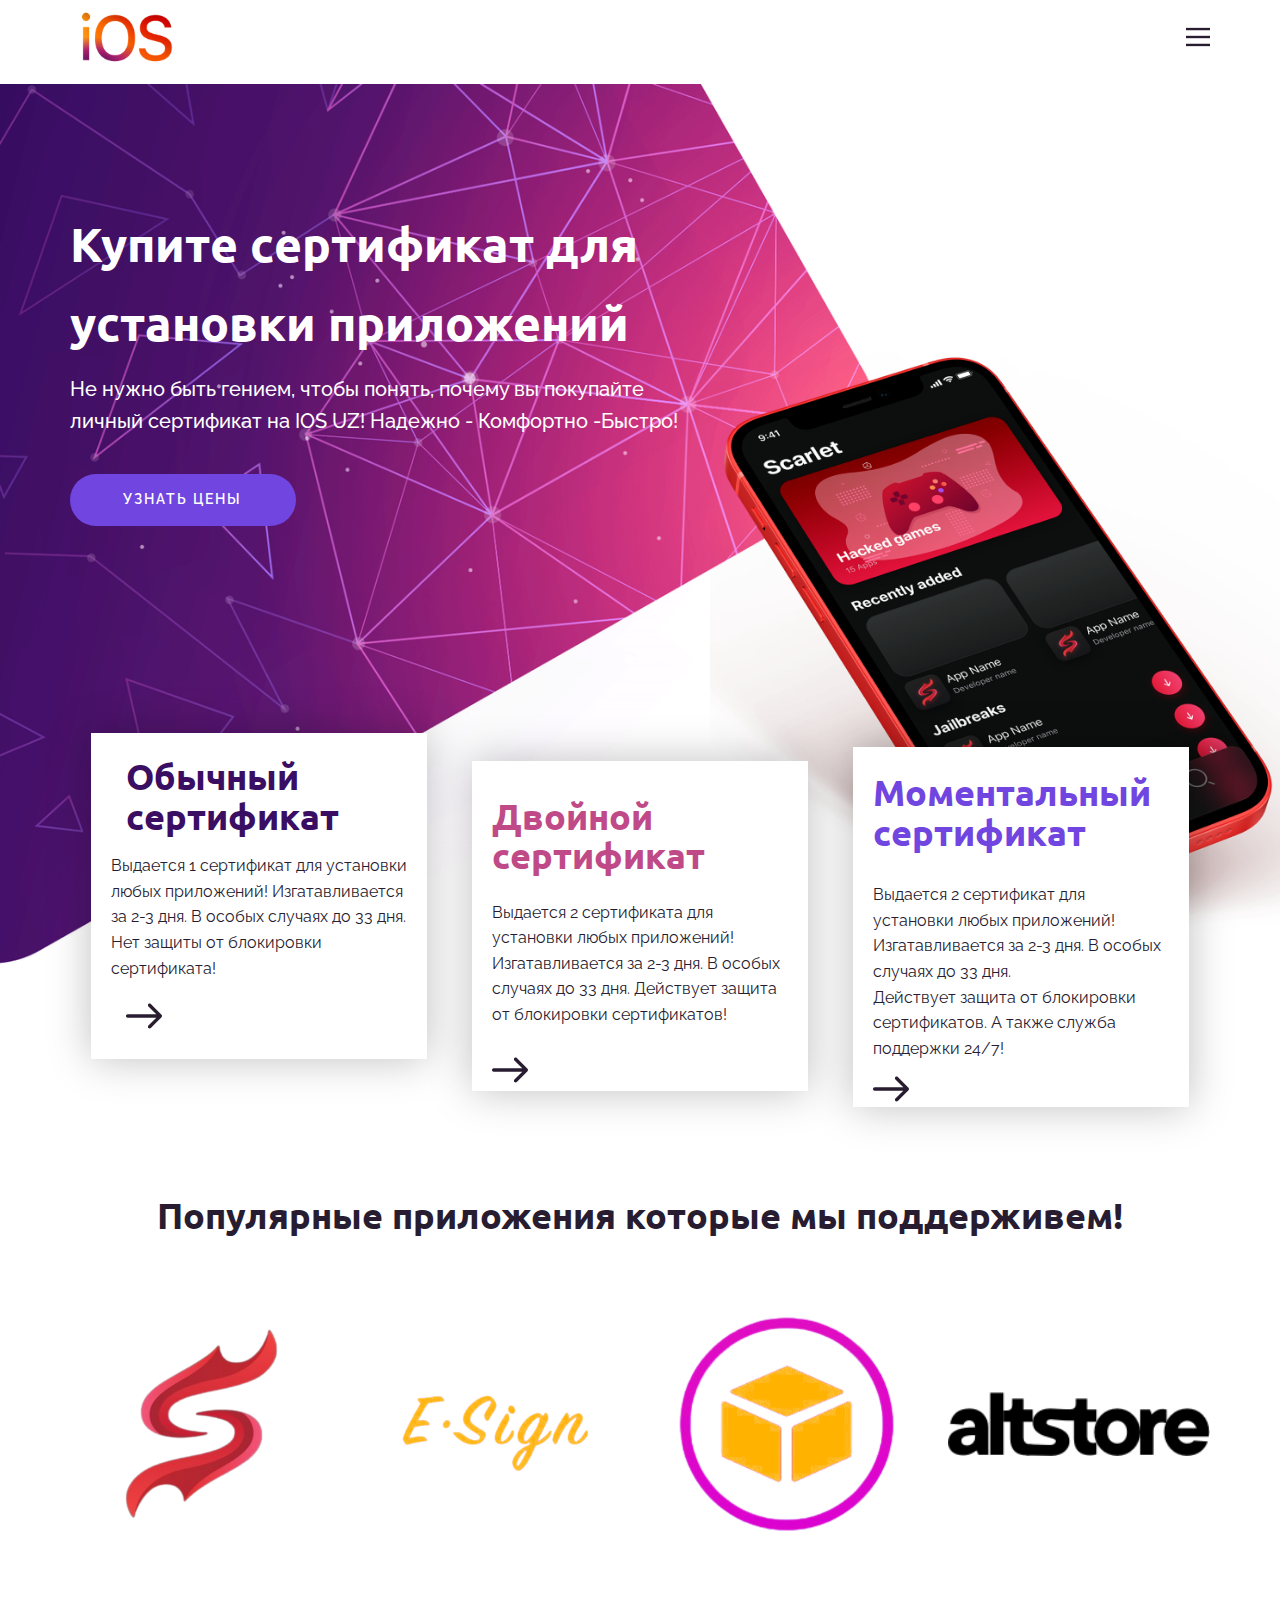
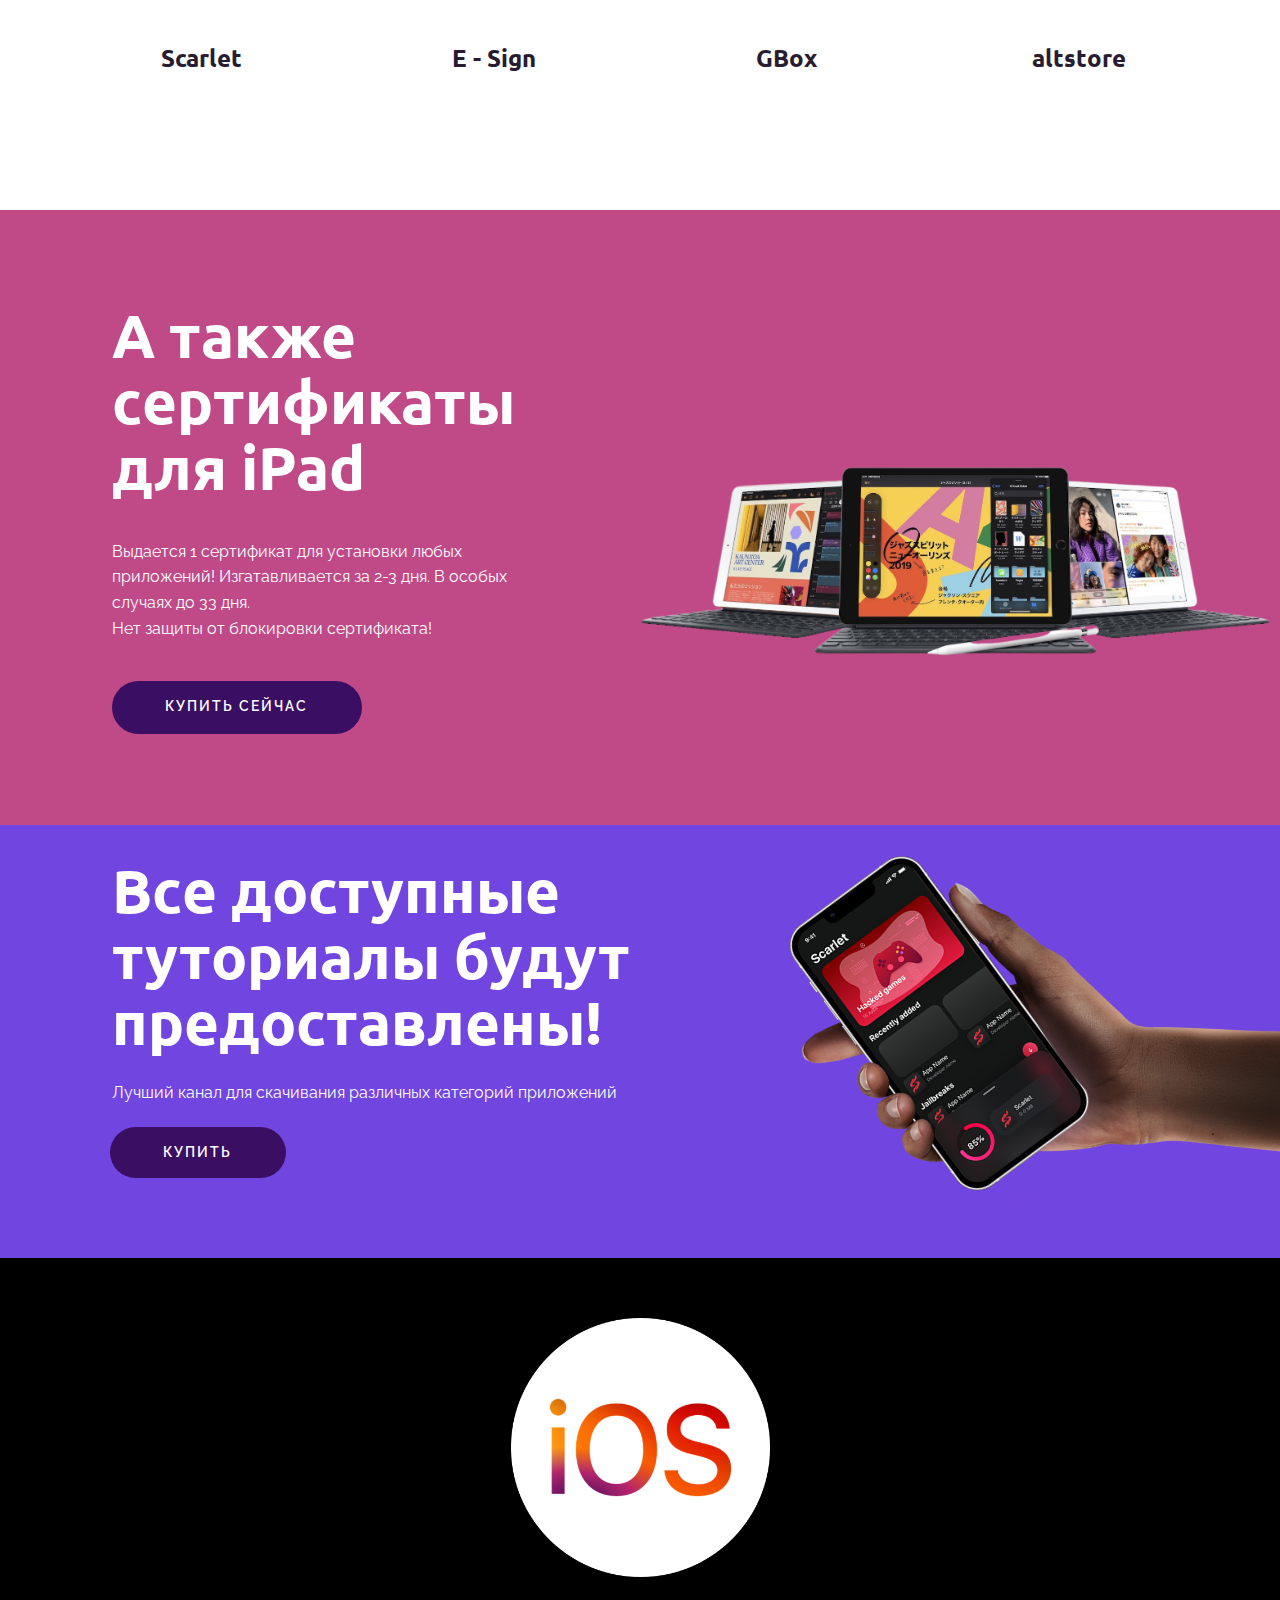
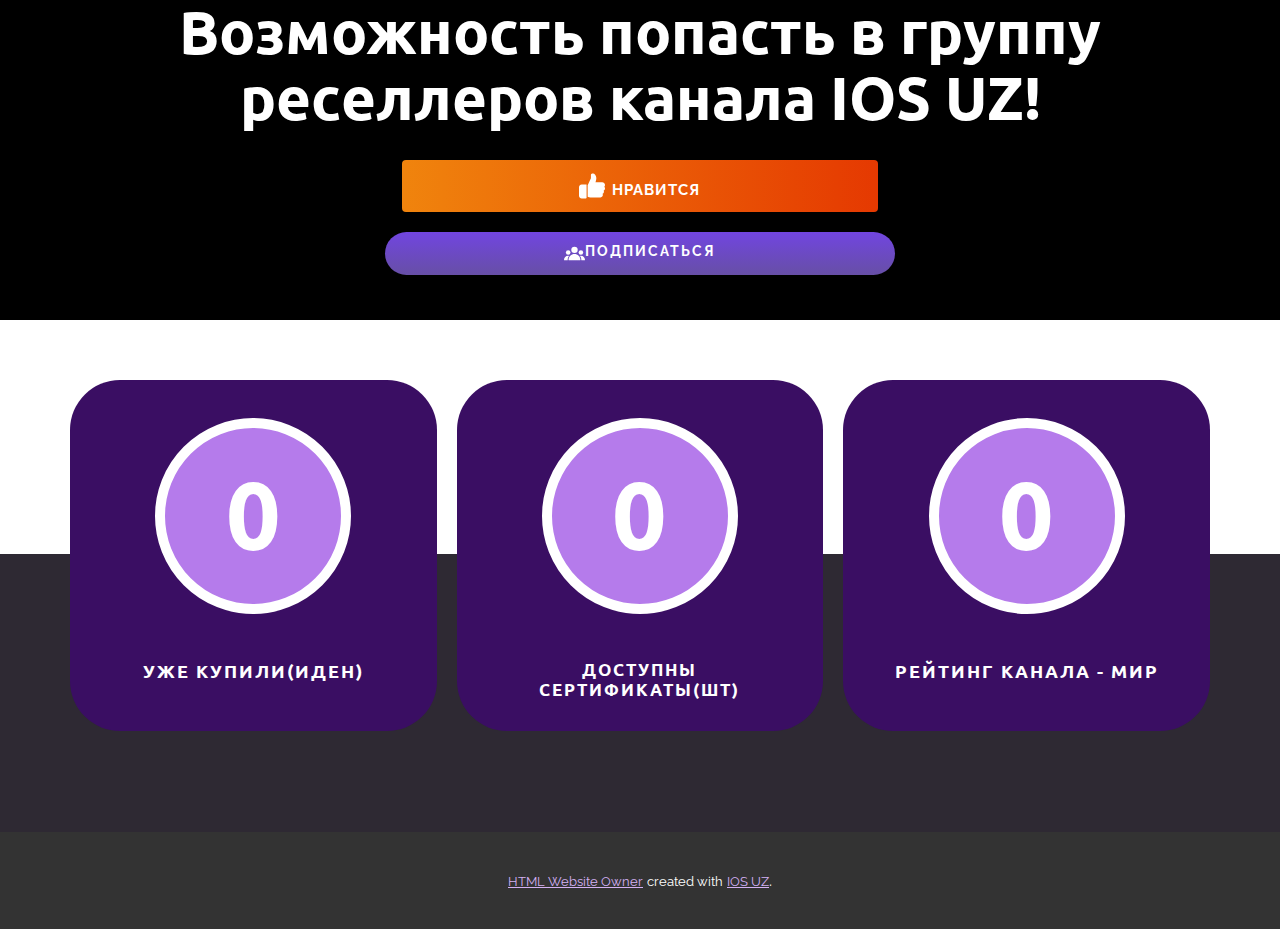
<file: index.html>
<!DOCTYPE html>
<html style="font-size: 16px;" lang="ru"><head>
    <meta name="viewport" content="width=device-width, initial-scale=1.0">
    <meta charset="utf-8">
    <meta name="keywords" content="IOS UZ, IPA, IPHONE CRACK, UZBEKISTAN, IMOBIE, SCARLET, E SIGN, Скарлет, ipa fire">
    <meta name="description" content="🌐Канал, специализирующийся на предоставлении большинства платных программ для iPhone и iPad. А также сертификатов для них.🔐
">
    <title>Главная</title>
    <link rel="stylesheet" href="nicepage.css" media="screen">
<link rel="stylesheet" href="Главная.css" media="screen">
    <script class="u-script" type="text/javascript" src="jquery.js" defer=""></script>
    <script class="u-script" type="text/javascript" src="nicepage.js" defer=""></script>
    <meta name="generator" content="Nicepage 5.13.1, nicepage.com">
    <link id="u-theme-google-font" rel="stylesheet" href="https://fonts.googleapis.com/css?family=Ubuntu:300,300i,400,400i,500,500i,700,700i|Raleway:100,100i,200,200i,300,300i,400,400i,500,500i,600,600i,700,700i,800,800i,900,900i">
    
    
    
    
    
    
    
    
    <script type="application/ld+json">{
		"@context": "http://schema.org",
		"@type": "Organization",
		"name": "",
		"logo": "images/iosuz.png"
}</script>
    <meta name="theme-color" content="#3a0e63">
    <meta property="og:title" content="Главная">
    <meta property="og:type" content="website">
  <meta data-intl-tel-input-cdn-path="intlTelInput/"></head>
  <body data-home-page="Главная.html" data-home-page-title="Главная" class="u-body u-xl-mode" data-lang="ru"><header class="u-clearfix u-header u-header" id="sec-8ded"><div class="u-clearfix u-sheet u-sheet-1">
        <nav class="u-align-left u-font-size-14 u-menu u-menu-hamburger u-nav-spacing-25 u-offcanvas u-menu-1" data-responsive-from="XL" data-position="">
          <div class="menu-collapse">
            <a class="u-button-style u-nav-link" href="#" style="padding: 4px 0px; font-size: calc(1em + 8px);">
              <svg class="u-svg-link" preserveAspectRatio="xMidYMin slice" viewBox="0 0 302 302" style="undefined"><use xmlns:xlink="http://www.w3.org/1999/xlink" xlink:href="#svg-7b92"></use></svg>
              <svg xmlns="http://www.w3.org/2000/svg" xmlns:xlink="http://www.w3.org/1999/xlink" version="1.1" id="svg-7b92" x="0px" y="0px" viewBox="0 0 302 302" style="enable-background:new 0 0 302 302;" xml:space="preserve" class="u-svg-content"><g><rect y="36" width="302" height="30"></rect><rect y="236" width="302" height="30"></rect><rect y="136" width="302" height="30"></rect>
</g><g></g><g></g><g></g><g></g><g></g><g></g><g></g><g></g><g></g><g></g><g></g><g></g><g></g><g></g><g></g></svg>
            </a>
          </div>
          <div class="u-custom-menu u-nav-container">
            <ul class="u-nav u-spacing-25 u-unstyled"><li class="u-nav-item"><a class="u-button-style u-nav-link" href="Главная.html" style="padding: 8px 0px;">Главная</a>
</li></ul>
          </div>
          <div class="u-custom-menu u-nav-container-collapse">
            <div class="u-align-center u-black u-container-style u-inner-container-layout u-opacity u-opacity-95 u-sidenav">
              <div class="u-inner-container-layout u-sidenav-overflow">
                <div class="u-menu-close"></div>
                <ul class="u-align-center u-nav u-popupmenu-items u-unstyled u-nav-2"><li class="u-nav-item"><a class="u-button-style u-nav-link" href="Главная.html">Главная</a>
</li></ul>
              </div>
            </div>
            <div class="u-black u-menu-overlay u-opacity u-opacity-70"></div>
          </div>
        </nav>
        <a href="#" class="u-image u-logo u-image-1" src="" data-image-width="310" data-image-height="196">
          <img src="images/iosuz.png" class="u-logo-image u-logo-image-1">
        </a>
      </div></header> 
    <section class="u-clearfix u-valign-middle-lg u-valign-middle-md u-valign-middle-sm u-valign-middle-xs u-section-1" id="sec-950a">
      <img src="images/gr4.png" alt="" class="u-expanded-width u-image u-image-default u-image-1">
      <img class="u-image u-image-default u-image-2" src="images/Scarlet-hero-shot.png" alt="" data-image-width="662" data-image-height="671">
      <div class="u-clearfix u-gutter-2 u-layout-wrap u-layout-wrap-1">
        <div class="u-gutter-0 u-layout">
          <div class="u-layout-row">
            <div class="u-container-style u-layout-cell u-size-20 u-layout-cell-1">
              <div class="u-container-layout">
                <div class="u-container-style u-group u-white u-group-1">
                  <div class="u-container-layout u-container-layout-2">
                    <h1 class="u-text u-text-palette-1-base u-text-1">Обычный сертификат</h1>
                    <p class="u-text u-text-2">Выдается 1 сертификат для установки любых приложений! Изгатавливается за 2-3 дня. В особых случаях до 33 дня.<br>Нет защиты от блокировки сертификата!
                    </p><span class="u-icon u-icon-circle u-icon-1" data-href="https://t.me/ios_uz_shop_bot?start=t_c4ca4238a0b923820dcc509a6f75849b" data-target="_blank"><svg class="u-svg-link" preserveAspectRatio="xMidYMin slice" viewBox="0 0 268.832 268.832" style=""><use xmlns:xlink="http://www.w3.org/1999/xlink" xlink:href="#svg-6978"></use></svg><svg class="u-svg-content" viewBox="0 0 268.832 268.832" x="0px" y="0px" id="svg-6978" style="enable-background:new 0 0 268.832 268.832;"><g><path d="M265.171,125.577l-80-80c-4.881-4.881-12.797-4.881-17.678,0c-4.882,4.882-4.882,12.796,0,17.678l58.661,58.661H12.5   c-6.903,0-12.5,5.597-12.5,12.5c0,6.902,5.597,12.5,12.5,12.5h213.654l-58.659,58.661c-4.882,4.882-4.882,12.796,0,17.678   c2.44,2.439,5.64,3.661,8.839,3.661s6.398-1.222,8.839-3.661l79.998-80C270.053,138.373,270.053,130.459,265.171,125.577z"></path>
</g></svg></span>
                  </div>
                </div>
              </div>
            </div>
            <div class="u-container-style u-layout-cell u-size-20 u-layout-cell-2">
              <div class="u-container-layout u-valign-middle-lg u-valign-middle-md u-valign-middle-xl u-valign-middle-xs">
                <div class="u-container-style u-group u-white u-group-2">
                  <div class="u-container-layout u-container-layout-4">
                    <h1 class="u-text u-text-palette-3-base u-text-3">Двойной сертификат</h1>
                    <p class="u-text u-text-4"> Выдается 2 сертификата для установки любых приложений! Изгатавливается за 2-3 дня. В особых случаях до 33 дня. Действует защита от блокировки сертификатов!&nbsp;</p><span class="u-icon u-icon-circle u-icon-2" data-href="https://t.me/ios_uz_shop_bot?start=t_c81e728d9d4c2f636f067f89cc14862c" data-target="_blank"><svg class="u-svg-link" preserveAspectRatio="xMidYMin slice" viewBox="0 0 268.832 268.832" style=""><use xmlns:xlink="http://www.w3.org/1999/xlink" xlink:href="#svg-4b68"></use></svg><svg class="u-svg-content" viewBox="0 0 268.832 268.832" x="0px" y="0px" id="svg-4b68" style="enable-background:new 0 0 268.832 268.832;"><g><path d="M265.171,125.577l-80-80c-4.881-4.881-12.797-4.881-17.678,0c-4.882,4.882-4.882,12.796,0,17.678l58.661,58.661H12.5   c-6.903,0-12.5,5.597-12.5,12.5c0,6.902,5.597,12.5,12.5,12.5h213.654l-58.659,58.661c-4.882,4.882-4.882,12.796,0,17.678   c2.44,2.439,5.64,3.661,8.839,3.661s6.398-1.222,8.839-3.661l79.998-80C270.053,138.373,270.053,130.459,265.171,125.577z"></path>
</g></svg></span>
                  </div>
                </div>
              </div>
            </div>
            <div class="u-container-style u-layout-cell u-size-20 u-layout-cell-3">
              <div class="u-container-layout">
                <div class="u-container-style u-group u-white u-group-3">
                  <div class="u-container-layout u-container-layout-6">
                    <h1 class="u-text u-text-palette-2-base u-text-5">Моментальный сертификат</h1>
                    <p class="u-text u-text-6">Выдается 2 сертификат для установки любых приложений! Изгатавливается за 2-3 дня. В особых случаях до 33 дня.<br>Действует защита от блокировки сертификатов. А также служба поддержки 24/7!
                    </p><span class="u-icon u-icon-circle u-icon-3" data-href="https://t.me/ios_uz_shop_bot?start=t_eccbc87e4b5ce2fe28308fd9f2a7baf3" data-target="_blank"><svg class="u-svg-link" preserveAspectRatio="xMidYMin slice" viewBox="0 0 268.832 268.832" style=""><use xmlns:xlink="http://www.w3.org/1999/xlink" xlink:href="#svg-da03"></use></svg><svg class="u-svg-content" viewBox="0 0 268.832 268.832" x="0px" y="0px" id="svg-da03" style="enable-background:new 0 0 268.832 268.832;"><g><path d="M265.171,125.577l-80-80c-4.881-4.881-12.797-4.881-17.678,0c-4.882,4.882-4.882,12.796,0,17.678l58.661,58.661H12.5   c-6.903,0-12.5,5.597-12.5,12.5c0,6.902,5.597,12.5,12.5,12.5h213.654l-58.659,58.661c-4.882,4.882-4.882,12.796,0,17.678   c2.44,2.439,5.64,3.661,8.839,3.661s6.398-1.222,8.839-3.661l79.998-80C270.053,138.373,270.053,130.459,265.171,125.577z"></path>
</g></svg></span>
                  </div>
                </div>
              </div>
            </div>
          </div>
        </div>
      </div>
      <div class="u-container-style u-expanded-width-sm u-group u-group-4">
        <div class="u-container-layout u-valign-middle-md u-container-layout-7">
          <h1 class="u-text u-text-body-alt-color u-title u-text-7">
            <span style="font-size: 3rem;">Купите сертификат для установк​и приложений</span>
          </h1>
          <p class="u-large-text u-text u-text-body-alt-color u-text-variant u-text-8">Не нужно быть гением, чтобы понять, почему вы покупайте<br>личный сертификат на IOS UZ! Надежно - Комфортно -Быстро!
          </p>
          <a href="https://t.me/ios_uz_shop_bot" class="u-border-none u-btn u-button-style u-hover-palette-2-dark-1 u-palette-2-base u-btn-1" target="_blank">Узнать цены</a>
        </div>
      </div>
    </section>
    <section class="u-clearfix u-section-2" id="sec-310a">
      <div class="u-clearfix u-sheet u-valign-middle-lg u-valign-middle-md u-valign-middle-sm u-valign-middle-xs u-sheet-1">
        <div class="u-align-center u-container-style u-group u-group-1">
          <div class="u-container-layout">
            <h2 class="u-text u-text-1">Популярные приложения которые мы поддерживем!</h2>
          </div>
        </div>
        <div class="u-clearfix u-expanded-width u-gutter-30 u-layout-wrap u-layout-wrap-1">
          <div class="u-layout">
            <div class="u-layout-row">
              <div class="u-align-center u-container-style u-layout-cell u-left-cell u-size-15 u-size-30-md u-layout-cell-1">
                <div class="u-container-layout">
                  <img src="images/1.png" alt="" class="u-expanded-width u-image u-image-contain u-image-default u-image-1" data-image-width="1000" data-image-height="1000">
                  <h4 class="u-text u-text-2">Scarlet</h4>
                </div>
              </div>
              <div class="u-container-style u-layout-cell u-size-15 u-size-30-md u-layout-cell-2">
                <div class="u-container-layout">
                  <img src="images/6.png" alt="" class="u-expanded-width u-image u-image-contain u-image-default u-image-2" data-image-width="1000" data-image-height="1000">
                  <h4 class="u-align-center u-text u-text-3">E - Sign</h4>
                </div>
              </div>
              <div class="u-align-center u-container-style u-layout-cell u-size-15 u-size-30-md u-layout-cell-3">
                <div class="u-container-layout">
                  <img src="images/7.png" alt="" class="u-expanded-width u-image u-image-contain u-image-default u-image-3" data-image-width="875" data-image-height="875">
                  <h4 class="u-text u-text-4">GBox</h4>
                </div>
              </div>
              <div class="u-container-style u-layout-cell u-right-cell u-size-15 u-size-30-md u-layout-cell-4">
                <div class="u-container-layout">
                  <img src="images/logo_text.png" alt="" class="u-expanded-width u-image u-image-contain u-image-default u-image-4" data-image-width="214" data-image-height="52">
                  <h4 class="u-align-center u-text u-text-5">altstore</h4>
                </div>
              </div>
            </div>
          </div>
        </div>
      </div>
    </section>
    <section class="u-clearfix u-palette-3-base u-valign-middle-lg u-valign-middle-md u-valign-middle-sm u-valign-middle-xs u-section-3" id="carousel_80e8">
      <div class="u-clearfix u-expanded-width u-layout-wrap u-layout-wrap-1">
        <div class="u-layout">
          <div class="u-layout-row">
            <div class="u-align-left u-container-style u-layout-cell u-left-cell u-size-23-lg u-size-23-md u-size-23-sm u-size-23-xs u-size-30-xl u-layout-cell-1">
              <div class="u-container-layout u-valign-middle-xl u-valign-middle-xs u-container-layout-1">
                <h1 class="u-text u-text-1">А также сертификаты для iPad</h1>
                <p class="u-text u-text-2">Выдается 1 сертификат для установки любых приложений! Изгатавливается за 2-3 дня. В особых случаях до 33 дня.<br>Нет защиты от блокировки сертификата!
                </p>
                <a href="https://t.me/ios_uz_shop_bot?start=t_a87ff679a2f3e71d9181a67b7542122c" class="u-border-none u-btn u-button-style u-hover-palette-1-dark-1 u-palette-1-base u-btn-1">КУПИТЬ СЕЙЧАС</a>
              </div>
            </div>
            <div class="u-container-style u-image u-layout-cell u-right-cell u-size-30-xl u-size-37-lg u-size-37-md u-size-37-sm u-size-37-xs u-image-1" data-image-width="1563" data-image-height="1563">
              <div class="u-container-layout"></div>
            </div>
          </div>
        </div>
      </div>
    </section>
    <section class="u-clearfix u-palette-2-base u-section-4" id="carousel_81bd">
      <div class="u-clearfix u-expanded-width u-layout-wrap u-layout-wrap-1">
        <div class="u-layout">
          <div class="u-layout-row">
            <div class="u-align-left u-container-style u-layout-cell u-left-cell u-size-60 u-layout-cell-1">
              <div class="u-container-layout u-valign-middle-xs u-container-layout-1">
                <div class="u-rotation-parent u-rotation-parent-1">
                  <img class="u-image u-image-contain u-image-default u-image-1" src="images/Hand2-Dark.png" alt="" data-image-width="769" data-image-height="635">
                </div>
                <h1 class="u-text u-text-1">Все доступные туториалы будут предоставлены!</h1>
                <p class="u-text u-text-2">Лучший канал для скачивания различных категорий приложений</p>
                <a href="https://nicepage.com/website-templates" class="u-border-none u-btn u-button-style u-hover-palette-1-dark-1 u-palette-1-base u-btn-1">купить</a>
              </div>
            </div>
          </div>
        </div>
      </div>
    </section>
    <section class="u-black u-clearfix u-section-5" id="carousel_18ad">
      <div class="u-clearfix u-sheet u-sheet-1">
        <img class="u-image u-image-contain u-image-default u-preserve-proportions u-image-1" src="images/8.png" alt="" data-image-width="938" data-image-height="938">
        <h1 class="u-align-center u-text u-text-1">Возможность попасть в группу реселлеров канала IOS UZ!</h1>
        <a href="#carousel_0bd2" class="u-border-none u-btn u-button-style u-dialog-link u-gradient u-radius-4 u-text-body-alt-color u-btn-1"><span class="u-icon u-text-white u-icon-1"><svg class="u-svg-content" viewBox="0 0 512 512" x="0px" y="0px" style="width: 1em; height: 1em;"><path d="M53.333,224C23.936,224,0,247.936,0,277.333V448c0,29.397,23.936,53.333,53.333,53.333h64 c12.011,0,23.061-4.053,32-10.795V224H53.333z"></path><path d="M512,304c0-12.821-5.077-24.768-13.888-33.579c9.963-10.901,15.04-25.515,13.653-40.725    c-2.496-27.115-26.923-48.363-55.637-48.363H324.352c6.528-19.819,16.981-56.149,16.981-85.333c0-46.272-39.317-85.333-64-85.333 c-22.165,0-37.995,12.48-38.677,12.992c-2.517,2.027-3.989,5.099-3.989,8.341v72.341l-61.44,133.099l-2.56,1.301v228.651    C188.032,475.584,210.005,480,224,480h195.819c23.232,0,43.563-15.659,48.341-37.269c2.453-11.115,1.024-22.315-3.861-32.043 c15.765-7.936,26.368-24.171,26.368-42.688c0-7.552-1.728-14.784-5.013-21.333C501.419,338.731,512,322.496,512,304z"></path></svg></span>&nbsp;Нравится
        </a>
        <a href="https://t.me/ipa_fire_ios_uz" class="u-border-none u-btn u-button-style u-gradient u-hover-palette-1-base u-text-body-alt-color u-text-hover-white u-btn-2" target="_blank"><span class="u-icon u-text-white u-icon-2"><svg class="u-svg-content" viewBox="0 0 490.667 490.667" x="0px" y="0px" style="width: 1em; height: 1em;"><circle cx="245.333" cy="160" r="74.667"></circle><circle cx="394.667" cy="224" r="53.333"></circle><circle cx="97.515" cy="224" r="53.333"></circle><path d="M245.333,256c-76.459,0-138.667,62.208-138.667,138.667c0,5.888,4.779,10.667,10.667,10.667h256    c5.888,0,10.667-4.779,10.667-10.667C384,318.208,321.792,256,245.333,256z"></path><path d="M115.904,300.971c-6.528-1.387-13.163-2.304-19.904-2.304c-52.928,0-96,43.072-96,96c0,5.888,4.779,10.667,10.667,10.667    h76.629c-1.195-3.349-1.963-6.912-1.963-10.667C85.333,359.659,96.768,327.339,115.904,300.971z"></path><path d="M394.667,298.667c-6.741,0-13.376,0.917-19.904,2.304c19.136,26.368,30.571,58.688,30.571,93.696    c0,3.755-0.768,7.317-1.963,10.667H480c5.888,0,10.667-4.779,10.667-10.667C490.667,341.739,447.595,298.667,394.667,298.667z"></path></svg></span>Подписаться
        </a>
      </div>
    </section>
    <section class="u-align-center-lg u-align-center-md u-align-center-sm u-align-center-xs u-clearfix u-section-6" id="carousel_bf22">
      <div class="u-expanded-width u-palette-1-dark-3 u-shape u-shape-rectangle u-shape-1"></div>
      <div class="u-list u-list-1">
        <div class="u-repeater u-repeater-1">
          <div class="u-align-center u-container-style u-list-item u-palette-1-base u-radius-50 u-repeater-item u-shape-round">
            <div class="u-container-layout u-similar-container u-container-layout-1">
              <div class="u-align-left u-border-10 u-border-white u-container-style u-group u-palette-1-light-1 u-shape-circle u-group-1">
                <div class="u-container-layout u-valign-middle u-container-layout-2">
                  <h1 class="u-text u-text-default u-title u-text-1" data-animation-name="counter" data-animation-event="scroll" data-animation-duration="3000">104</h1>
                </div>
              </div>
              <h6 class="u-text u-text-2">уже купили(иден)</h6>
            </div>
          </div>
          <div class="u-align-center u-container-style u-list-item u-palette-1-base u-radius-50 u-repeater-item u-shape-round">
            <div class="u-container-layout u-similar-container u-container-layout-3">
              <div class="u-align-left u-border-10 u-border-white u-container-style u-group u-palette-1-light-1 u-shape-circle u-group-2">
                <div class="u-container-layout u-valign-middle u-container-layout-4">
                  <h1 class="u-text u-text-default u-title u-text-3" data-animation-name="counter" data-animation-event="scroll" data-animation-duration="3000">37</h1>
                </div>
              </div>
              <h6 class="u-text u-text-4">доступны сертификаты(шт)</h6>
            </div>
          </div>
          <div class="u-align-center u-container-style u-list-item u-palette-1-base u-radius-50 u-repeater-item u-shape-round u-list-item-3">
            <div class="u-container-layout u-similar-container u-container-layout-5">
              <div class="u-align-left u-border-10 u-border-white u-container-style u-group u-palette-1-light-1 u-shape-circle u-group-3">
                <div class="u-container-layout u-valign-middle u-container-layout-6">
                  <h1 class="u-text u-text-default u-title u-text-5" data-animation-name="counter" data-animation-event="scroll" data-animation-duration="3000">364</h1>
                </div>
              </div>
              <h6 class="u-text u-text-6">рейтинг канала - мир</h6>
            </div>
          </div>
        </div>
      </div>
    </section>
    
    
    
    
    <section class="u-backlink u-clearfix u-grey-80">
      <a class="u-link" href="https://t.me/fr1day_pon" target="_blank">
        <span>HTML Website Owner</span>
      </a>
      <p class="u-text">
        <span>created with</span>
      </p>
      <a class="u-link" href="https://t.me/ipa_fire_ios_uz" target="_blank">
        <span>IOS UZ</span>
      </a>. 
    </section><span style="height: 64px; width: 64px; margin-left: 0px; margin-right: auto; margin-top: 0px; background-image: linear-gradient(to right, #e53901, #f0840d); right: 20px; bottom: 20px; padding: 15px; box-shadow: 6px 5px 20px 3px rgba(128,128,128,0.85);" class="u-back-to-top u-border-2 u-border-white u-gradient u-icon u-icon-circle" data-href="#">
        <svg class="u-svg-link" preserveAspectRatio="xMidYMin slice" viewBox="0 0 551.13 551.13"><use xmlns:xlink="http://www.w3.org/1999/xlink" xlink:href="#svg-1d98"></use></svg>
        <svg class="u-svg-content" enable-background="new 0 0 551.13 551.13" viewBox="0 0 551.13 551.13" xmlns="http://www.w3.org/2000/svg" id="svg-1d98"><path d="m275.565 189.451 223.897 223.897h51.668l-275.565-275.565-275.565 275.565h51.668z"></path></svg>
    </span>
  <section class="u-align-center u-black u-clearfix u-container-style u-dialog-block u-opacity u-opacity-70 u-valign-middle-lg u-valign-middle-xl u-dialog-section-9" id="carousel_0bd2">
      <div class="u-align-center u-container-style u-dialog u-image u-shading u-shape-rectangle u-image-1">
        <div class="u-container-layout u-container-layout-1">
          <h5 class="u-custom-font u-font-montserrat u-text u-text-body-alt-color u-text-default u-text-1">сэкономьте</h5>
          <h2 class="u-custom-font u-font-montserrat u-text u-text-body-alt-color u-text-default u-text-2">5%</h2>
          <h2 class="u-custom-font u-text u-text-body-alt-color u-text-3">вы получили скидку</h2>
          <a href="https://t.me/ios_uz_shop_bot?start=promoSITE5" class="u-btn u-button-style u-gradient u-hover-palette-3-base u-none u-btn-1" target="_blank">воспользоваться!</a>
        </div><button class="u-dialog-close-button u-icon u-text-grey-5 u-icon-1"><svg class="u-svg-link" preserveAspectRatio="xMidYMin slice" viewBox="0 0 413.348 413.348" style=""><use xmlns:xlink="http://www.w3.org/1999/xlink" xlink:href="#svg-5801"></use></svg><svg xmlns="http://www.w3.org/2000/svg" xmlns:xlink="http://www.w3.org/1999/xlink" version="1.1" xml:space="preserve" class="u-svg-content" viewBox="0 0 413.348 413.348" id="svg-5801"><path d="m413.348 24.354-24.354-24.354-182.32 182.32-182.32-182.32-24.354 24.354 182.32 182.32-182.32 182.32 24.354 24.354 182.32-182.32 182.32 182.32 24.354-24.354-182.32-182.32z"></path></svg></button>
      </div>
    </section><style>.u-dialog-section-9 .u-image-1 {
  width: 566px;
  min-height: 486px;
  background-image: linear-gradient(0deg, rgba(0,0,0,0.35), rgba(0,0,0,0.35)), url("images/Untitled-2-min.jpg");
  background-position: 50% 50%;
  margin: 60px auto;
}

.u-dialog-section-9 .u-container-layout-1 {
  padding: 55px 30px 0;
}

.u-dialog-section-9 .u-text-1 {
  font-weight: 400;
  font-family: Montserrat, sans-serif;
  margin: 0 auto;
}

.u-dialog-section-9 .u-text-2 {
  font-weight: 700;
  font-size: 6rem;
  margin: 0 auto;
}

.u-dialog-section-9 .u-text-3 {
  font-family: "Alex Brush";
  font-size: 3.75rem;
  text-transform: uppercase;
  text-shadow: 2px 2px 23px rgba(0,0,0,0.6);
  font-weight: bold;
  margin: 8px 0 0;
}

.u-dialog-section-9 .u-btn-1 {
  background-image: linear-gradient(to right, #7c90b3, #c04a87);
  border-style: none;
  text-transform: uppercase;
  font-weight: 700;
  margin: 29px auto 0;
  padding: 10px 48px;
}

.u-dialog-section-9 .u-icon-1 {
  width: 23px;
  height: 23px;
  left: auto;
  top: 17px;
  position: absolute;
  right: 16px;
}

@media (max-width: 1199px) {
  .u-dialog-section-9 .u-image-1 {
    height: auto;
  }
}

@media (max-width: 991px) {
  .u-dialog-section-9 .u-image-1 {
    margin-top: 193px;
  }

  .u-dialog-section-9 .u-container-layout-1 {
    padding-top: 50px;
    padding-bottom: 0;
  }
}

@media (max-width: 767px) {
  .u-dialog-section-9 .u-image-1 {
    width: 540px;
  }

  .u-dialog-section-9 .u-container-layout-1 {
    padding-top: 40px;
    padding-right: 25px;
  }

  .u-dialog-section-9 .u-text-3 {
    font-size: 3.4375rem;
  }
}

@media (max-width: 575px) {
  .u-dialog-section-9 .u-image-1 {
    width: 340px;
    min-height: 399px;
  }

  .u-dialog-section-9 .u-container-layout-1 {
    padding-top: 80px;
    padding-left: 25px;
    padding-bottom: 25px;
  }

  .u-dialog-section-9 .u-text-2 {
    font-size: 3.75rem;
  }

  .u-dialog-section-9 .u-text-3 {
    font-size: 3.75rem;
  }
}</style>
</body></html>
</file>
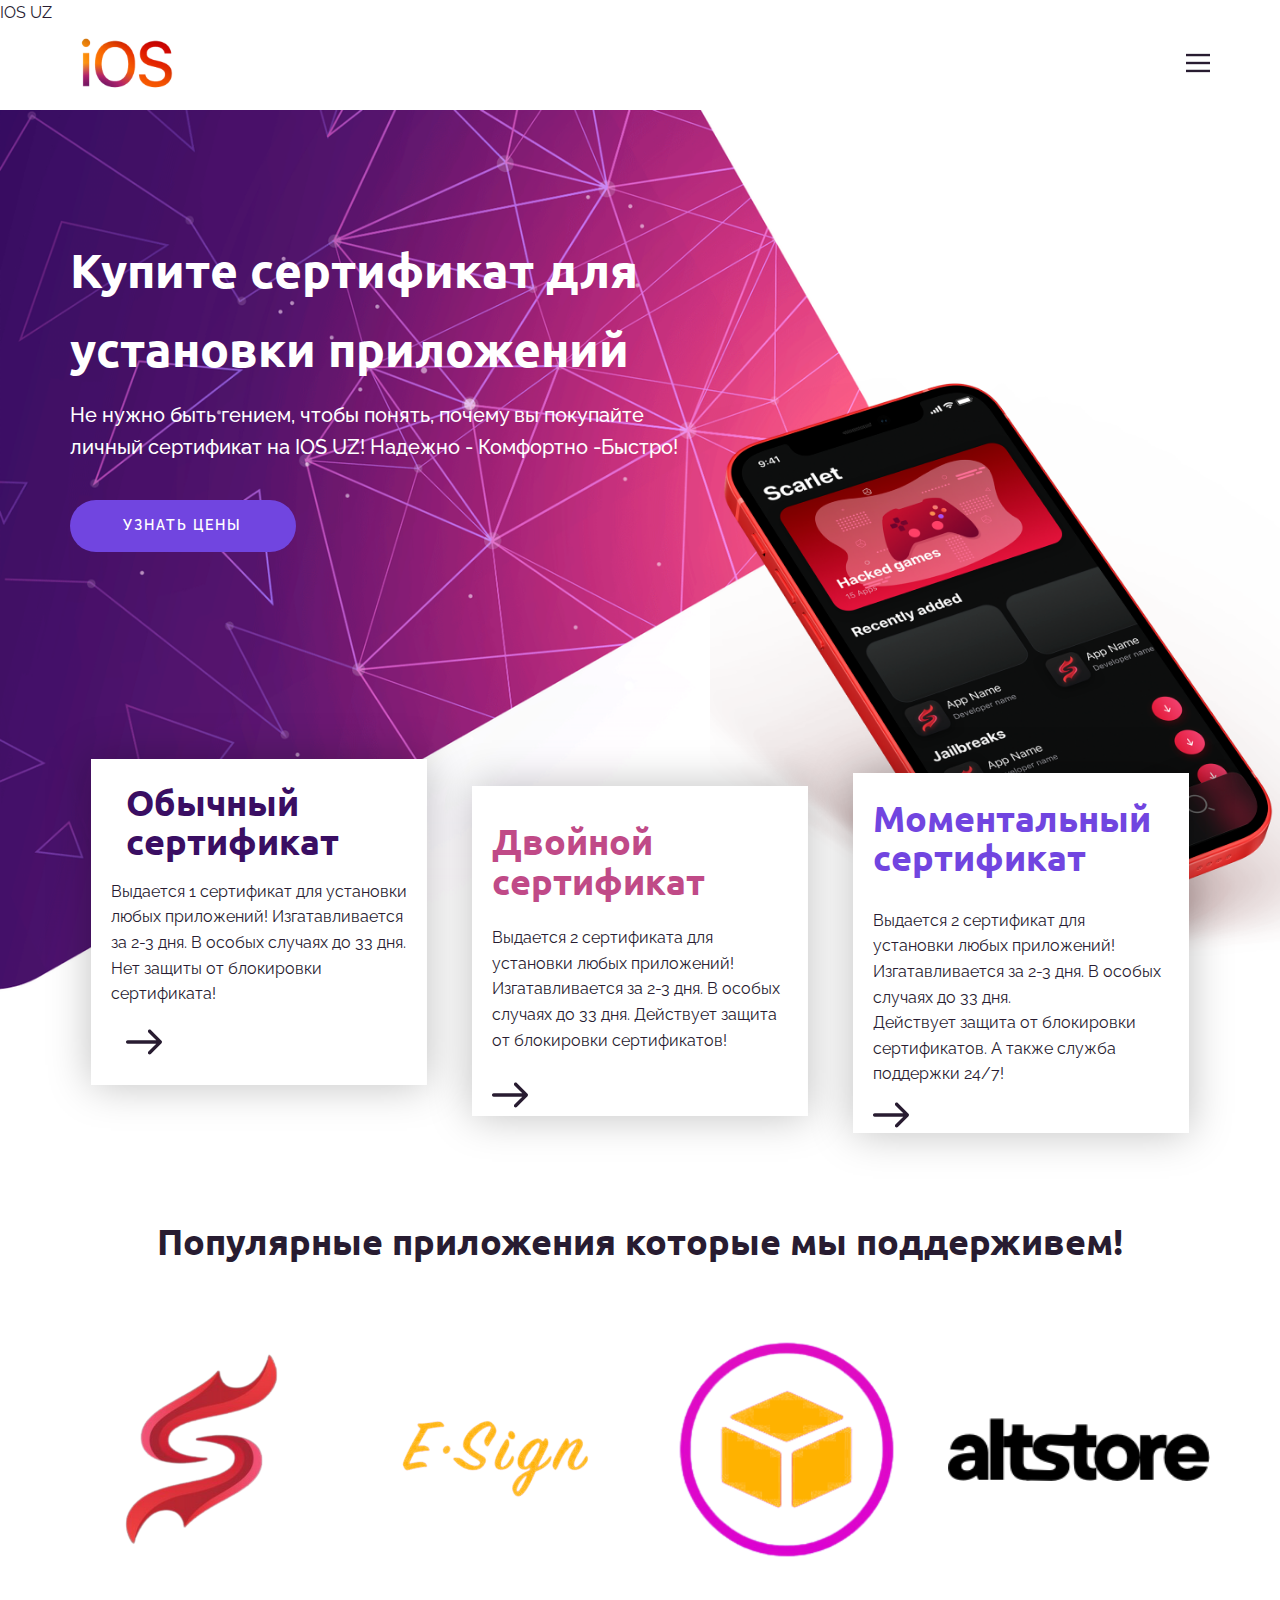
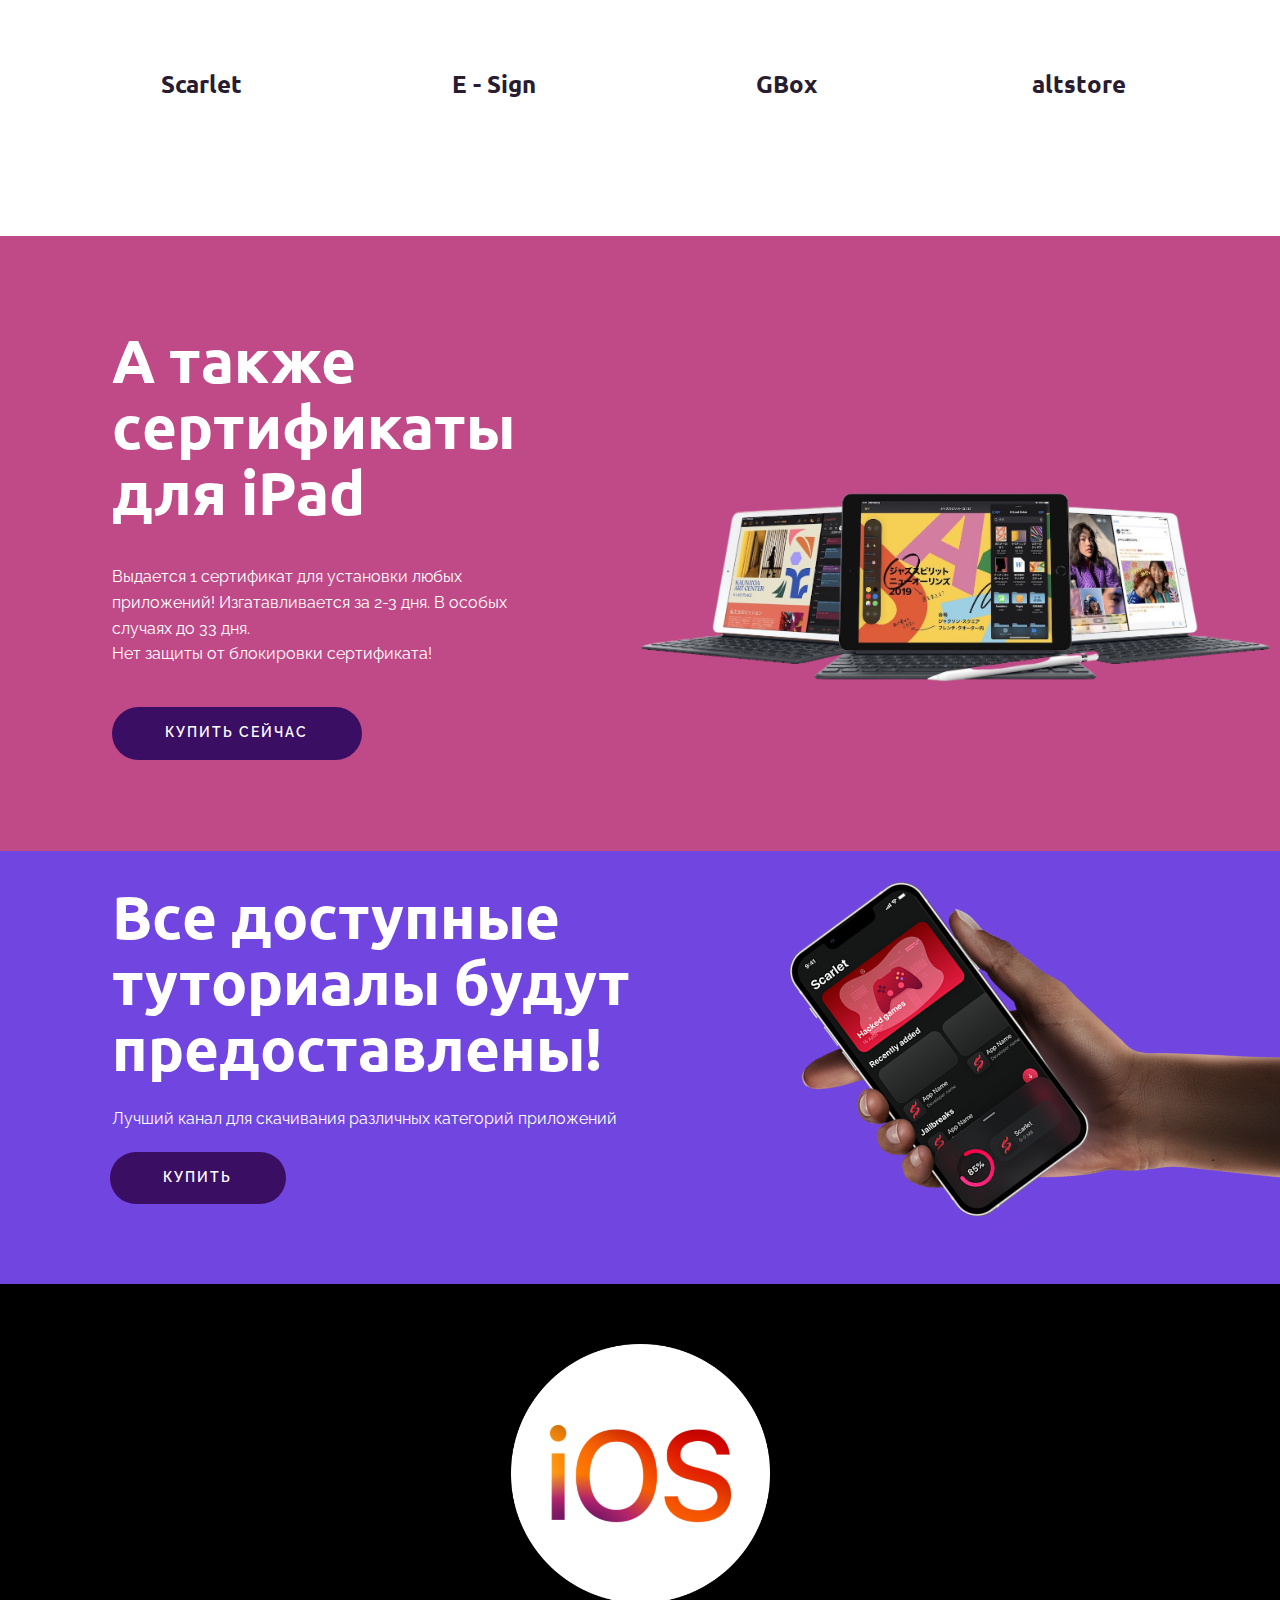
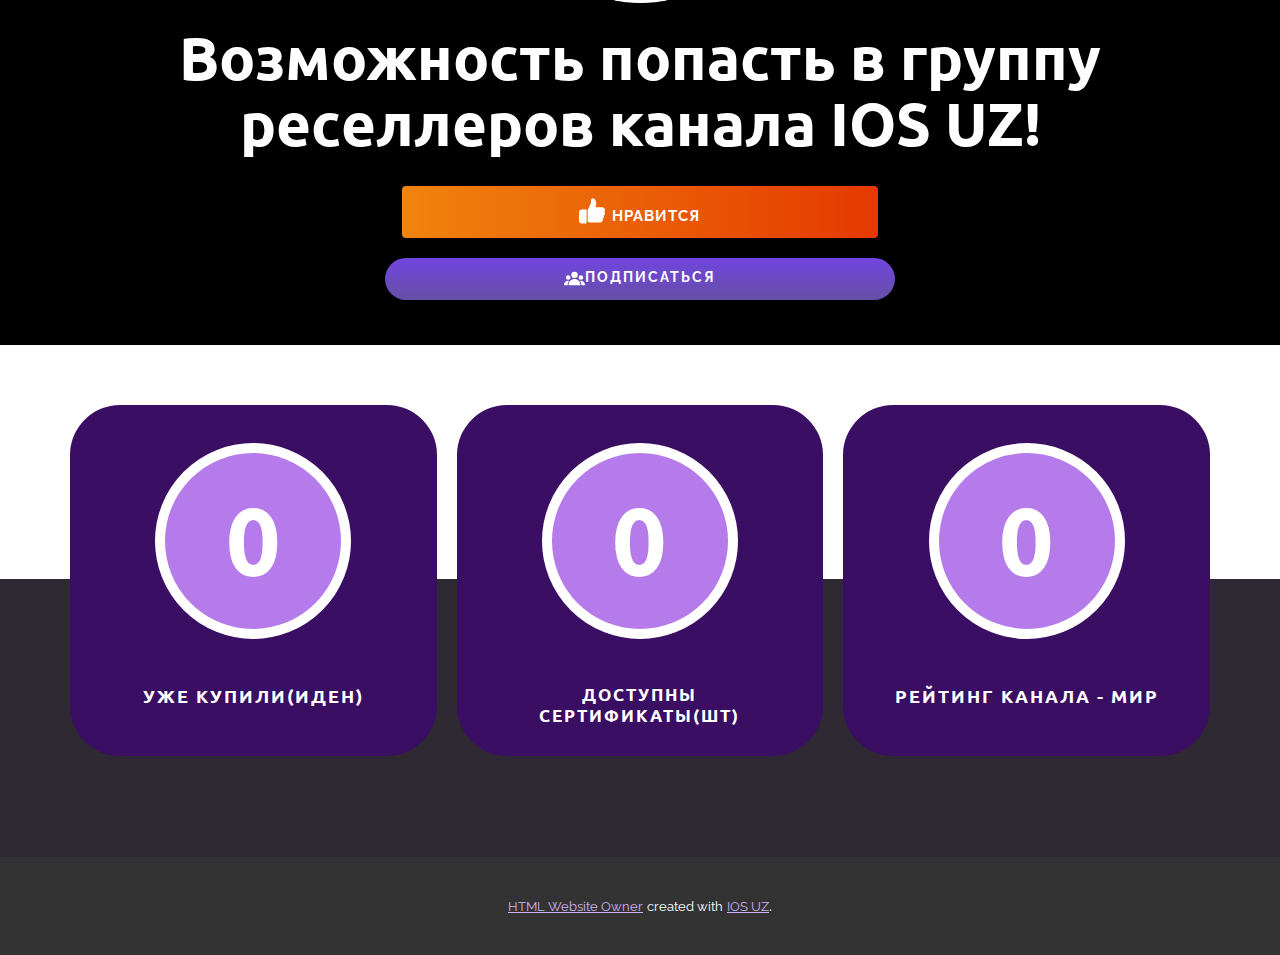
<file: Главная.html>
<!DOCTYPE html>
<html style="font-size: 16px;" lang="ru">IOS UZ<head>
    <meta name="viewport" content="width=device-width, initial-scale=1.0">
    <meta charset="utf-8">
    <meta name="keywords" content="IOS UZ, IPA, IOS GODS, IPA UZ, Iphone crack, instagram hack, files org, torrent , certificate, apple dev, scarlet, e sign, esign">
    <meta name="description" content="🌐Канал, специализирующийся на предоставлении большинства платных программ для iPhone и iPad. А также сертификатов для них.🔐
">
    <title>Главная</title>
    <link rel="stylesheet" href="nicepage.css" media="screen">
<link rel="stylesheet" href="Главная.css" media="screen">
    <script class="u-script" type="text/javascript" src="jquery.js" defer=""></script>
    <script class="u-script" type="text/javascript" src="nicepage.js" defer=""></script>
    <meta name="generator" content="Nicepage 5.13.1, nicepage.com">
    <link id="u-theme-google-font" rel="stylesheet" href="https://fonts.googleapis.com/css?family=Ubuntu:300,300i,400,400i,500,500i,700,700i|Raleway:100,100i,200,200i,300,300i,400,400i,500,500i,600,600i,700,700i,800,800i,900,900i">
    
    
    
    
    
    
    
    
    <script type="application/ld+json">{
		"@context": "http://schema.org",
		"@type": "Organization",
		"name": "IOS UZ",
		"logo": "images/iosuz.png"
}</script>
    <meta name="theme-color" content="#3a0e63">
    <meta property="og:title" content="Главная">
    <meta property="og:type" content="website">
  <meta data-intl-tel-input-cdn-path="intlTelInput/"></head>
  <body class="u-body u-xl-mode" data-lang="ru"><header class="u-clearfix u-header u-header" id="sec-8ded"><div class="u-clearfix u-sheet u-sheet-1">
        <nav class="u-align-left u-font-size-14 u-menu u-menu-hamburger u-nav-spacing-25 u-offcanvas u-menu-1" data-responsive-from="XL" data-position="">
          <div class="menu-collapse">
            <a class="u-button-style u-nav-link" href="#" style="padding: 4px 0px; font-size: calc(1em + 8px);">
              <svg class="u-svg-link" preserveAspectRatio="xMidYMin slice" viewBox="0 0 302 302" style="undefined"><use xmlns:xlink="http://www.w3.org/1999/xlink" xlink:href="#svg-7b92"></use></svg>
              <svg xmlns="http://www.w3.org/2000/svg" xmlns:xlink="http://www.w3.org/1999/xlink" version="1.1" id="svg-7b92" x="0px" y="0px" viewBox="0 0 302 302" style="enable-background:new 0 0 302 302;" xml:space="preserve" class="u-svg-content"><g><rect y="36" width="302" height="30"></rect><rect y="236" width="302" height="30"></rect><rect y="136" width="302" height="30"></rect>
</g><g></g><g></g><g></g><g></g><g></g><g></g><g></g><g></g><g></g><g></g><g></g><g></g><g></g><g></g><g></g></svg>
            </a>
          </div>
          <div class="u-custom-menu u-nav-container">
            <ul class="u-nav u-spacing-25 u-unstyled"><li class="u-nav-item"><a class="u-button-style u-nav-link" href="Главная.html" style="padding: 8px 0px;">Главная</a>
</li></ul>
          </div>
          <div class="u-custom-menu u-nav-container-collapse">
            <div class="u-align-center u-black u-container-style u-inner-container-layout u-opacity u-opacity-95 u-sidenav">
              <div class="u-inner-container-layout u-sidenav-overflow">
                <div class="u-menu-close"></div>
                <ul class="u-align-center u-nav u-popupmenu-items u-unstyled u-nav-2"><li class="u-nav-item"><a class="u-button-style u-nav-link" href="Главная.html">Главная</a>
</li></ul>
              </div>
            </div>
            <div class="u-black u-menu-overlay u-opacity u-opacity-70"></div>
          </div>
        </nav>
        <a href="#" class="u-image u-logo u-image-1" src="" data-image-width="310" data-image-height="196">
          <img src="images/iosuz.png" class="u-logo-image u-logo-image-1">
        </a>
      </div></header> 
    <section class="u-clearfix u-valign-middle-lg u-valign-middle-md u-valign-middle-sm u-valign-middle-xs u-section-1" id="sec-950a">
      <img src="images/gr4.png" alt="" class="u-expanded-width u-image u-image-default u-image-1">
      <img class="u-image u-image-default u-image-2" src="images/Scarlet-hero-shot.png" alt="" data-image-width="662" data-image-height="671">
      <div class="u-clearfix u-gutter-2 u-layout-wrap u-layout-wrap-1">
        <div class="u-gutter-0 u-layout">
          <div class="u-layout-row">
            <div class="u-container-style u-layout-cell u-size-20 u-layout-cell-1">
              <div class="u-container-layout">
                <div class="u-container-style u-group u-white u-group-1">
                  <div class="u-container-layout u-container-layout-2">
                    <h1 class="u-text u-text-palette-1-base u-text-1">Обычный сертификат</h1>
                    <p class="u-text u-text-2">Выдается 1 сертификат для установки любых приложений! Изгатавливается за 2-3 дня. В особых случаях до 33 дня.<br>Нет защиты от блокировки сертификата!
                    </p><span class="u-icon u-icon-circle u-icon-1" data-href="https://t.me/ios_uz_shop_bot?start=t_c4ca4238a0b923820dcc509a6f75849b" data-target="_blank"><svg class="u-svg-link" preserveAspectRatio="xMidYMin slice" viewBox="0 0 268.832 268.832" style=""><use xmlns:xlink="http://www.w3.org/1999/xlink" xlink:href="#svg-6978"></use></svg><svg class="u-svg-content" viewBox="0 0 268.832 268.832" x="0px" y="0px" id="svg-6978" style="enable-background:new 0 0 268.832 268.832;"><g><path d="M265.171,125.577l-80-80c-4.881-4.881-12.797-4.881-17.678,0c-4.882,4.882-4.882,12.796,0,17.678l58.661,58.661H12.5   c-6.903,0-12.5,5.597-12.5,12.5c0,6.902,5.597,12.5,12.5,12.5h213.654l-58.659,58.661c-4.882,4.882-4.882,12.796,0,17.678   c2.44,2.439,5.64,3.661,8.839,3.661s6.398-1.222,8.839-3.661l79.998-80C270.053,138.373,270.053,130.459,265.171,125.577z"></path>
</g></svg></span>
                  </div>
                </div>
              </div>
            </div>
            <div class="u-container-style u-layout-cell u-size-20 u-layout-cell-2">
              <div class="u-container-layout u-valign-middle-lg u-valign-middle-md u-valign-middle-xl u-valign-middle-xs">
                <div class="u-container-style u-group u-white u-group-2">
                  <div class="u-container-layout u-container-layout-4">
                    <h1 class="u-text u-text-palette-3-base u-text-3">Двойной сертификат</h1>
                    <p class="u-text u-text-4"> Выдается 2 сертификата для установки любых приложений! Изгатавливается за 2-3 дня. В особых случаях до 33 дня. Действует защита от блокировки сертификатов!&nbsp;</p><span class="u-icon u-icon-circle u-icon-2" data-href="https://t.me/ios_uz_shop_bot?start=t_c81e728d9d4c2f636f067f89cc14862c" data-target="_blank"><svg class="u-svg-link" preserveAspectRatio="xMidYMin slice" viewBox="0 0 268.832 268.832" style=""><use xmlns:xlink="http://www.w3.org/1999/xlink" xlink:href="#svg-4b68"></use></svg><svg class="u-svg-content" viewBox="0 0 268.832 268.832" x="0px" y="0px" id="svg-4b68" style="enable-background:new 0 0 268.832 268.832;"><g><path d="M265.171,125.577l-80-80c-4.881-4.881-12.797-4.881-17.678,0c-4.882,4.882-4.882,12.796,0,17.678l58.661,58.661H12.5   c-6.903,0-12.5,5.597-12.5,12.5c0,6.902,5.597,12.5,12.5,12.5h213.654l-58.659,58.661c-4.882,4.882-4.882,12.796,0,17.678   c2.44,2.439,5.64,3.661,8.839,3.661s6.398-1.222,8.839-3.661l79.998-80C270.053,138.373,270.053,130.459,265.171,125.577z"></path>
</g></svg></span>
                  </div>
                </div>
              </div>
            </div>
            <div class="u-container-style u-layout-cell u-size-20 u-layout-cell-3">
              <div class="u-container-layout">
                <div class="u-container-style u-group u-white u-group-3">
                  <div class="u-container-layout u-container-layout-6">
                    <h1 class="u-text u-text-palette-2-base u-text-5">Моментальный сертификат</h1>
                    <p class="u-text u-text-6">Выдается 2 сертификат для установки любых приложений! Изгатавливается за 2-3 дня. В особых случаях до 33 дня.<br>Действует защита от блокировки сертификатов. А также служба поддержки 24/7!
                    </p><span class="u-icon u-icon-circle u-icon-3" data-href="https://t.me/ios_uz_shop_bot?start=t_eccbc87e4b5ce2fe28308fd9f2a7baf3" data-target="_blank"><svg class="u-svg-link" preserveAspectRatio="xMidYMin slice" viewBox="0 0 268.832 268.832" style=""><use xmlns:xlink="http://www.w3.org/1999/xlink" xlink:href="#svg-da03"></use></svg><svg class="u-svg-content" viewBox="0 0 268.832 268.832" x="0px" y="0px" id="svg-da03" style="enable-background:new 0 0 268.832 268.832;"><g><path d="M265.171,125.577l-80-80c-4.881-4.881-12.797-4.881-17.678,0c-4.882,4.882-4.882,12.796,0,17.678l58.661,58.661H12.5   c-6.903,0-12.5,5.597-12.5,12.5c0,6.902,5.597,12.5,12.5,12.5h213.654l-58.659,58.661c-4.882,4.882-4.882,12.796,0,17.678   c2.44,2.439,5.64,3.661,8.839,3.661s6.398-1.222,8.839-3.661l79.998-80C270.053,138.373,270.053,130.459,265.171,125.577z"></path>
</g></svg></span>
                  </div>
                </div>
              </div>
            </div>
          </div>
        </div>
      </div>
      <div class="u-container-style u-expanded-width-sm u-group u-group-4">
        <div class="u-container-layout u-valign-middle-md u-container-layout-7">
          <h1 class="u-text u-text-body-alt-color u-title u-text-7">
            <span style="font-size: 3rem;">Купите сертификат для установк​и приложений</span>
          </h1>
          <p class="u-large-text u-text u-text-body-alt-color u-text-variant u-text-8">Не нужно быть гением, чтобы понять, почему вы покупайте<br>личный сертификат на IOS UZ! Надежно - Комфортно -Быстро!
          </p>
          <a href="https://t.me/ios_uz_shop_bot" class="u-border-none u-btn u-button-style u-hover-palette-2-dark-1 u-palette-2-base u-btn-1" target="_blank">Узнать цены</a>
        </div>
      </div>
    </section>
    <section class="u-clearfix u-section-2" id="sec-310a">
      <div class="u-clearfix u-sheet u-valign-middle-lg u-valign-middle-md u-valign-middle-sm u-valign-middle-xs u-sheet-1">
        <div class="u-align-center u-container-style u-group u-group-1">
          <div class="u-container-layout">
            <h2 class="u-text u-text-1">Популярные приложения которые мы поддерживем!</h2>
          </div>
        </div>
        <div class="u-clearfix u-expanded-width u-gutter-30 u-layout-wrap u-layout-wrap-1">
          <div class="u-layout">
            <div class="u-layout-row">
              <div class="u-align-center u-container-style u-layout-cell u-left-cell u-size-15 u-size-30-md u-layout-cell-1">
                <div class="u-container-layout">
                  <img src="images/1.png" alt="" class="u-expanded-width u-image u-image-contain u-image-default u-image-1" data-image-width="1000" data-image-height="1000">
                  <h4 class="u-text u-text-2">Scarlet</h4>
                </div>
              </div>
              <div class="u-container-style u-layout-cell u-size-15 u-size-30-md u-layout-cell-2">
                <div class="u-container-layout">
                  <img src="images/6.png" alt="" class="u-expanded-width u-image u-image-contain u-image-default u-image-2" data-image-width="1000" data-image-height="1000">
                  <h4 class="u-align-center u-text u-text-3">E - Sign</h4>
                </div>
              </div>
              <div class="u-align-center u-container-style u-layout-cell u-size-15 u-size-30-md u-layout-cell-3">
                <div class="u-container-layout">
                  <img src="images/7.png" alt="" class="u-expanded-width u-image u-image-contain u-image-default u-image-3" data-image-width="875" data-image-height="875">
                  <h4 class="u-text u-text-4">GBox</h4>
                </div>
              </div>
              <div class="u-container-style u-layout-cell u-right-cell u-size-15 u-size-30-md u-layout-cell-4">
                <div class="u-container-layout">
                  <img src="images/logo_text.png" alt="" class="u-expanded-width u-image u-image-contain u-image-default u-image-4" data-image-width="214" data-image-height="52">
                  <h4 class="u-align-center u-text u-text-5">altstore</h4>
                </div>
              </div>
            </div>
          </div>
        </div>
      </div>
    </section>
    <section class="u-clearfix u-palette-3-base u-valign-middle-lg u-valign-middle-md u-valign-middle-sm u-valign-middle-xs u-section-3" id="carousel_80e8">
      <div class="u-clearfix u-expanded-width u-layout-wrap u-layout-wrap-1">
        <div class="u-layout">
          <div class="u-layout-row">
            <div class="u-align-left u-container-style u-layout-cell u-left-cell u-size-23-lg u-size-23-md u-size-23-sm u-size-23-xs u-size-30-xl u-layout-cell-1">
              <div class="u-container-layout u-valign-middle-xl u-valign-middle-xs u-container-layout-1">
                <h1 class="u-text u-text-1">А также сертификаты для iPad</h1>
                <p class="u-text u-text-2">Выдается 1 сертификат для установки любых приложений! Изгатавливается за 2-3 дня. В особых случаях до 33 дня.<br>Нет защиты от блокировки сертификата!
                </p>
                <a href="https://t.me/ios_uz_shop_bot?start=t_a87ff679a2f3e71d9181a67b7542122c" class="u-border-none u-btn u-button-style u-hover-palette-1-dark-1 u-palette-1-base u-btn-1">КУПИТЬ СЕЙЧАС</a>
              </div>
            </div>
            <div class="u-container-style u-image u-layout-cell u-right-cell u-size-30-xl u-size-37-lg u-size-37-md u-size-37-sm u-size-37-xs u-image-1" data-image-width="1563" data-image-height="1563">
              <div class="u-container-layout"></div>
            </div>
          </div>
        </div>
      </div>
    </section>
    <section class="u-clearfix u-palette-2-base u-section-4" id="carousel_81bd">
      <div class="u-clearfix u-expanded-width u-layout-wrap u-layout-wrap-1">
        <div class="u-layout">
          <div class="u-layout-row">
            <div class="u-align-left u-container-style u-layout-cell u-left-cell u-size-60 u-layout-cell-1">
              <div class="u-container-layout u-valign-middle-xs u-container-layout-1">
                <div class="u-rotation-parent u-rotation-parent-1">
                  <img class="u-image u-image-contain u-image-default u-image-1" src="images/Hand2-Dark.png" alt="" data-image-width="769" data-image-height="635">
                </div>
                <h1 class="u-text u-text-1">Все доступные туториалы будут предоставлены!</h1>
                <p class="u-text u-text-2">Лучший канал для скачивания различных категорий приложений</p>
                <a href="https://nicepage.com/website-templates" class="u-border-none u-btn u-button-style u-hover-palette-1-dark-1 u-palette-1-base u-btn-1">купить</a>
              </div>
            </div>
          </div>
        </div>
      </div>
    </section>
    <section class="u-black u-clearfix u-section-5" id="carousel_18ad">
      <div class="u-clearfix u-sheet u-sheet-1">
        <img class="u-image u-image-contain u-image-default u-preserve-proportions u-image-1" src="images/8.png" alt="" data-image-width="938" data-image-height="938">
        <h1 class="u-align-center u-text u-text-1">Возможность попасть в группу реселлеров канала IOS UZ!</h1>
        <a href="#carousel_0bd2" class="u-border-none u-btn u-button-style u-dialog-link u-gradient u-radius-4 u-text-body-alt-color u-btn-1"><span class="u-icon u-text-white u-icon-1"><svg class="u-svg-content" viewBox="0 0 512 512" x="0px" y="0px" style="width: 1em; height: 1em;"><path d="M53.333,224C23.936,224,0,247.936,0,277.333V448c0,29.397,23.936,53.333,53.333,53.333h64 c12.011,0,23.061-4.053,32-10.795V224H53.333z"></path><path d="M512,304c0-12.821-5.077-24.768-13.888-33.579c9.963-10.901,15.04-25.515,13.653-40.725    c-2.496-27.115-26.923-48.363-55.637-48.363H324.352c6.528-19.819,16.981-56.149,16.981-85.333c0-46.272-39.317-85.333-64-85.333 c-22.165,0-37.995,12.48-38.677,12.992c-2.517,2.027-3.989,5.099-3.989,8.341v72.341l-61.44,133.099l-2.56,1.301v228.651    C188.032,475.584,210.005,480,224,480h195.819c23.232,0,43.563-15.659,48.341-37.269c2.453-11.115,1.024-22.315-3.861-32.043 c15.765-7.936,26.368-24.171,26.368-42.688c0-7.552-1.728-14.784-5.013-21.333C501.419,338.731,512,322.496,512,304z"></path></svg></span>&nbsp;Нравится
        </a>
        <a href="https://t.me/ipa_fire_ios_uz" class="u-border-none u-btn u-button-style u-gradient u-hover-palette-1-base u-text-body-alt-color u-text-hover-white u-btn-2" target="_blank"><span class="u-icon u-text-white u-icon-2"><svg class="u-svg-content" viewBox="0 0 490.667 490.667" x="0px" y="0px" style="width: 1em; height: 1em;"><circle cx="245.333" cy="160" r="74.667"></circle><circle cx="394.667" cy="224" r="53.333"></circle><circle cx="97.515" cy="224" r="53.333"></circle><path d="M245.333,256c-76.459,0-138.667,62.208-138.667,138.667c0,5.888,4.779,10.667,10.667,10.667h256    c5.888,0,10.667-4.779,10.667-10.667C384,318.208,321.792,256,245.333,256z"></path><path d="M115.904,300.971c-6.528-1.387-13.163-2.304-19.904-2.304c-52.928,0-96,43.072-96,96c0,5.888,4.779,10.667,10.667,10.667    h76.629c-1.195-3.349-1.963-6.912-1.963-10.667C85.333,359.659,96.768,327.339,115.904,300.971z"></path><path d="M394.667,298.667c-6.741,0-13.376,0.917-19.904,2.304c19.136,26.368,30.571,58.688,30.571,93.696    c0,3.755-0.768,7.317-1.963,10.667H480c5.888,0,10.667-4.779,10.667-10.667C490.667,341.739,447.595,298.667,394.667,298.667z"></path></svg></span>Подписаться
        </a>
      </div>
    </section>
    <section class="u-align-center-lg u-align-center-md u-align-center-sm u-align-center-xs u-clearfix u-section-6" id="carousel_bf22">
      <div class="u-expanded-width u-palette-1-dark-3 u-shape u-shape-rectangle u-shape-1"></div>
      <div class="u-list u-list-1">
        <div class="u-repeater u-repeater-1">
          <div class="u-align-center u-container-style u-list-item u-palette-1-base u-radius-50 u-repeater-item u-shape-round">
            <div class="u-container-layout u-similar-container u-container-layout-1">
              <div class="u-align-left u-border-10 u-border-white u-container-style u-group u-palette-1-light-1 u-shape-circle u-group-1">
                <div class="u-container-layout u-valign-middle u-container-layout-2">
                  <h1 class="u-text u-text-default u-title u-text-1" data-animation-name="counter" data-animation-event="scroll" data-animation-duration="3000">104</h1>
                </div>
              </div>
              <h6 class="u-text u-text-2">уже купили(иден)</h6>
            </div>
          </div>
          <div class="u-align-center u-container-style u-list-item u-palette-1-base u-radius-50 u-repeater-item u-shape-round">
            <div class="u-container-layout u-similar-container u-container-layout-3">
              <div class="u-align-left u-border-10 u-border-white u-container-style u-group u-palette-1-light-1 u-shape-circle u-group-2">
                <div class="u-container-layout u-valign-middle u-container-layout-4">
                  <h1 class="u-text u-text-default u-title u-text-3" data-animation-name="counter" data-animation-event="scroll" data-animation-duration="3000">37</h1>
                </div>
              </div>
              <h6 class="u-text u-text-4">доступны сертификаты(шт)</h6>
            </div>
          </div>
          <div class="u-align-center u-container-style u-list-item u-palette-1-base u-radius-50 u-repeater-item u-shape-round u-list-item-3">
            <div class="u-container-layout u-similar-container u-container-layout-5">
              <div class="u-align-left u-border-10 u-border-white u-container-style u-group u-palette-1-light-1 u-shape-circle u-group-3">
                <div class="u-container-layout u-valign-middle u-container-layout-6">
                  <h1 class="u-text u-text-default u-title u-text-5" data-animation-name="counter" data-animation-event="scroll" data-animation-duration="3000">364</h1>
                </div>
              </div>
              <h6 class="u-text u-text-6">рейтинг канала - мир</h6>
            </div>
          </div>
        </div>
      </div>
    </section>
    
    
    
    
    <section class="u-backlink u-clearfix u-grey-80">
      <a class="u-link" href="https://t.me/fr1day_pon" target="_blank">
        <span>HTML Website Owner</span>
      </a>
      <p class="u-text">
        <span>created with</span>
      </p>
      <a class="u-link" href="https://t.me/ipa_fire_ios_uz" target="_blank">
        <span>IOS UZ</span>
      </a>. 
    </section><span style="height: 64px; width: 64px; margin-left: 0px; margin-right: auto; margin-top: 0px; background-image: linear-gradient(to right, #e53901, #f0840d); right: 20px; bottom: 20px; padding: 15px; box-shadow: 6px 5px 20px 3px rgba(128,128,128,0.85);" class="u-back-to-top u-border-2 u-border-white u-gradient u-icon u-icon-circle" data-href="#">
        <svg class="u-svg-link" preserveAspectRatio="xMidYMin slice" viewBox="0 0 551.13 551.13"><use xmlns:xlink="http://www.w3.org/1999/xlink" xlink:href="#svg-1d98"></use></svg>
        <svg class="u-svg-content" enable-background="new 0 0 551.13 551.13" viewBox="0 0 551.13 551.13" xmlns="http://www.w3.org/2000/svg" id="svg-1d98"><path d="m275.565 189.451 223.897 223.897h51.668l-275.565-275.565-275.565 275.565h51.668z"></path></svg>
    </span>
  <section class="u-align-center u-black u-clearfix u-container-style u-dialog-block u-opacity u-opacity-70 u-valign-middle-lg u-valign-middle-xl u-dialog-section-9" id="carousel_0bd2">
      <div class="u-align-center u-container-style u-dialog u-image u-shading u-shape-rectangle u-image-1">
        <div class="u-container-layout u-container-layout-1">
          <h5 class="u-custom-font u-font-montserrat u-text u-text-body-alt-color u-text-default u-text-1">сэкономьте</h5>
          <h2 class="u-custom-font u-font-montserrat u-text u-text-body-alt-color u-text-default u-text-2">5%</h2>
          <h2 class="u-custom-font u-text u-text-body-alt-color u-text-3">вы получили скидку</h2>
          <a href="https://t.me/ios_uz_shop_bot?start=promoSITE5" class="u-btn u-button-style u-gradient u-hover-palette-3-base u-none u-btn-1" target="_blank">воспользоваться!</a>
        </div><button class="u-dialog-close-button u-icon u-text-grey-5 u-icon-1"><svg class="u-svg-link" preserveAspectRatio="xMidYMin slice" viewBox="0 0 413.348 413.348" style=""><use xmlns:xlink="http://www.w3.org/1999/xlink" xlink:href="#svg-5801"></use></svg><svg xmlns="http://www.w3.org/2000/svg" xmlns:xlink="http://www.w3.org/1999/xlink" version="1.1" xml:space="preserve" class="u-svg-content" viewBox="0 0 413.348 413.348" id="svg-5801"><path d="m413.348 24.354-24.354-24.354-182.32 182.32-182.32-182.32-24.354 24.354 182.32 182.32-182.32 182.32 24.354 24.354 182.32-182.32 182.32 182.32 24.354-24.354-182.32-182.32z"></path></svg></button>
      </div>
    </section><style>.u-dialog-section-9 .u-image-1 {
  width: 566px;
  min-height: 486px;
  background-image: linear-gradient(0deg, rgba(0,0,0,0.35), rgba(0,0,0,0.35)), url("images/Untitled-2-min.jpg");
  background-position: 50% 50%;
  margin: 60px auto;
}

.u-dialog-section-9 .u-container-layout-1 {
  padding: 55px 30px 0;
}

.u-dialog-section-9 .u-text-1 {
  font-weight: 400;
  font-family: Montserrat, sans-serif;
  margin: 0 auto;
}

.u-dialog-section-9 .u-text-2 {
  font-weight: 700;
  font-size: 6rem;
  margin: 0 auto;
}

.u-dialog-section-9 .u-text-3 {
  font-family: "Alex Brush";
  font-size: 3.75rem;
  text-transform: uppercase;
  text-shadow: 2px 2px 23px rgba(0,0,0,0.6);
  font-weight: bold;
  margin: 8px 0 0;
}

.u-dialog-section-9 .u-btn-1 {
  background-image: linear-gradient(to right, #7c90b3, #c04a87);
  border-style: none;
  text-transform: uppercase;
  font-weight: 700;
  margin: 29px auto 0;
  padding: 10px 48px;
}

.u-dialog-section-9 .u-icon-1 {
  width: 23px;
  height: 23px;
  left: auto;
  top: 17px;
  position: absolute;
  right: 16px;
}

@media (max-width: 1199px) {
  .u-dialog-section-9 .u-image-1 {
    height: auto;
  }
}

@media (max-width: 991px) {
  .u-dialog-section-9 .u-image-1 {
    margin-top: 193px;
  }

  .u-dialog-section-9 .u-container-layout-1 {
    padding-top: 50px;
    padding-bottom: 0;
  }
}

@media (max-width: 767px) {
  .u-dialog-section-9 .u-image-1 {
    width: 540px;
  }

  .u-dialog-section-9 .u-container-layout-1 {
    padding-top: 40px;
    padding-right: 25px;
  }

  .u-dialog-section-9 .u-text-3 {
    font-size: 3.4375rem;
  }
}

@media (max-width: 575px) {
  .u-dialog-section-9 .u-image-1 {
    width: 340px;
    min-height: 399px;
  }

  .u-dialog-section-9 .u-container-layout-1 {
    padding-top: 80px;
    padding-left: 25px;
    padding-bottom: 25px;
  }

  .u-dialog-section-9 .u-text-2 {
    font-size: 3.75rem;
  }

  .u-dialog-section-9 .u-text-3 {
    font-size: 3.75rem;
  }
}</style>
</body></html>
</file>
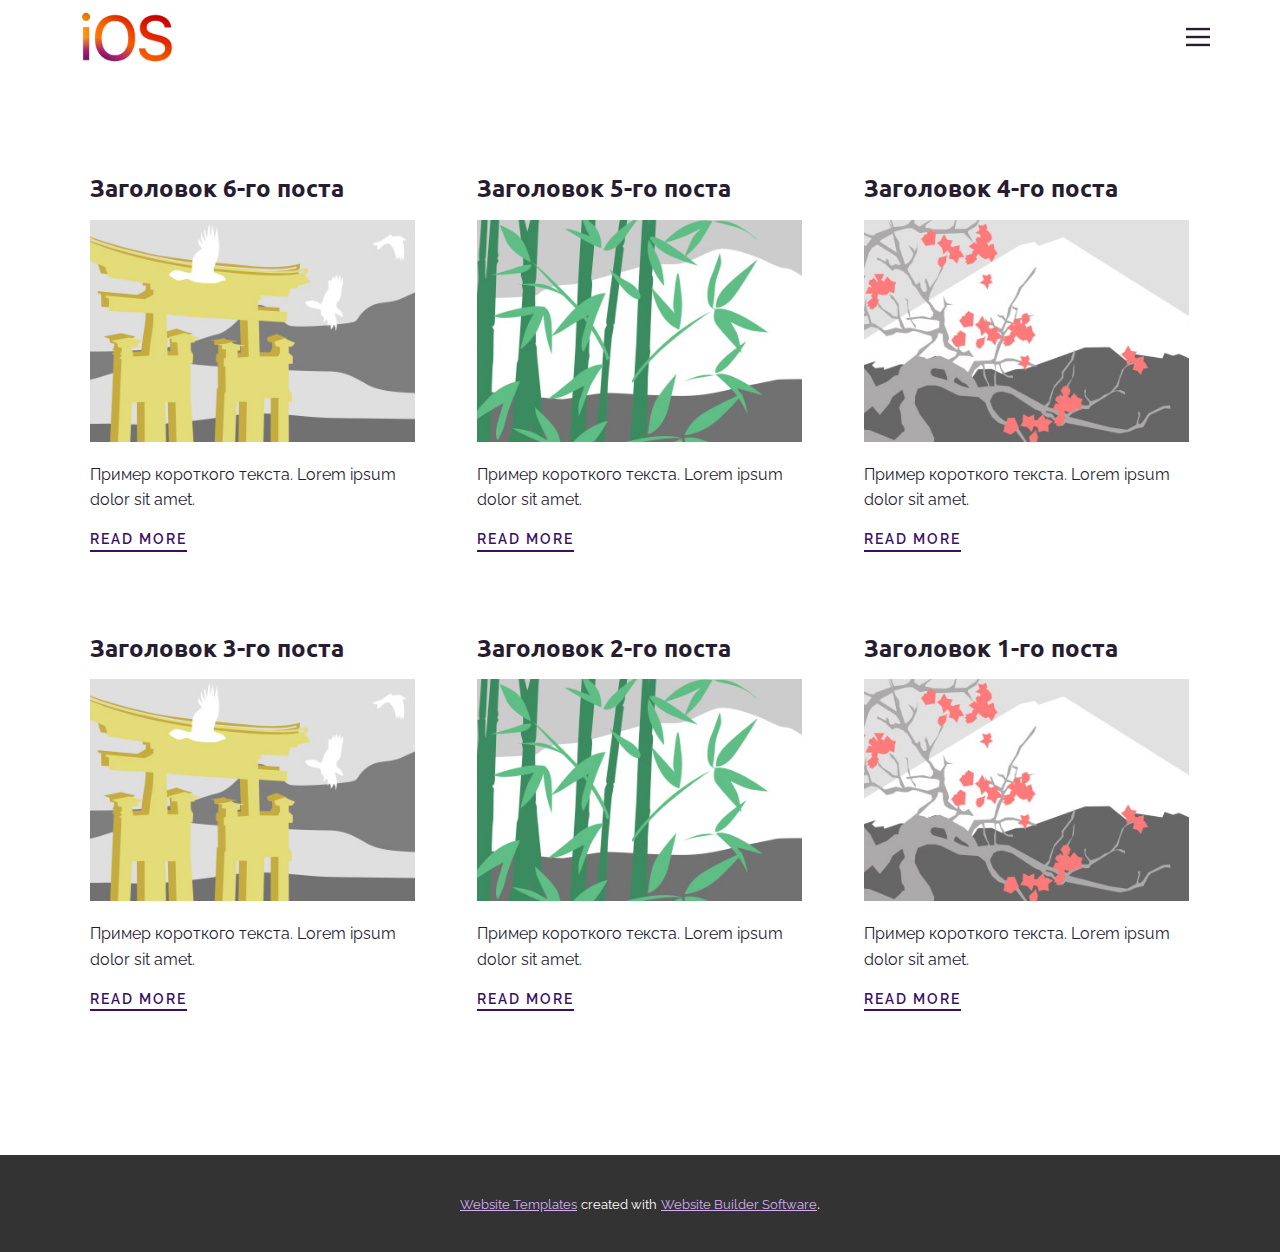
<file: blog/blog.html>
<!DOCTYPE html>
<html style="font-size: 16px;" lang="ru"><head>
    <meta name="viewport" content="width=device-width, initial-scale=1.0">
    <meta charset="utf-8">
    <meta name="keywords" content="5%, вы получили скидку">
    <meta name="description" content="">
    <title>Blog Template</title>
    <link rel="stylesheet" href="../nicepage.css" media="screen">
<link rel="stylesheet" href="../Blog-Template.css" media="screen">
    <script class="u-script" type="text/javascript" src="../jquery.js" defer=""></script>
    <script class="u-script" type="text/javascript" src="../nicepage.js" defer=""></script>
    <meta name="generator" content="Nicepage 5.13.1, nicepage.com">
    <link id="u-theme-google-font" rel="stylesheet" href="https://fonts.googleapis.com/css?family=Ubuntu:300,300i,400,400i,500,500i,700,700i|Raleway:100,100i,200,200i,300,300i,400,400i,500,500i,600,600i,700,700i,800,800i,900,900i">
    
    
    
    <script type="application/ld+json">{
		"@context": "http://schema.org",
		"@type": "Organization",
		"name": "",
		"logo": "images/iosuz.png"
}</script>
    <meta name="theme-color" content="#3a0e63">
  <meta data-intl-tel-input-cdn-path="intlTelInput/"></head>
  <body class="u-body u-xl-mode" data-lang="ru"><header class="u-clearfix u-header u-header" id="sec-8ded"><div class="u-clearfix u-sheet u-sheet-1">
        <nav class="u-align-left u-font-size-14 u-menu u-menu-hamburger u-nav-spacing-25 u-offcanvas u-menu-1" data-responsive-from="XL" data-position="">
          <div class="menu-collapse">
            <a class="u-button-style u-nav-link" href="#" style="padding: 4px 0px; font-size: calc(1em + 8px);">
              <svg class="u-svg-link" preserveAspectRatio="xMidYMin slice" viewBox="0 0 302 302" style="undefined"><use xmlns:xlink="http://www.w3.org/1999/xlink" xlink:href="#svg-7b92"></use></svg>
              <svg xmlns="http://www.w3.org/2000/svg" xmlns:xlink="http://www.w3.org/1999/xlink" version="1.1" id="svg-7b92" x="0px" y="0px" viewBox="0 0 302 302" style="enable-background:new 0 0 302 302;" xml:space="preserve" class="u-svg-content"><g><rect y="36" width="302" height="30"></rect><rect y="236" width="302" height="30"></rect><rect y="136" width="302" height="30"></rect>
</g><g></g><g></g><g></g><g></g><g></g><g></g><g></g><g></g><g></g><g></g><g></g><g></g><g></g><g></g><g></g></svg>
            </a>
          </div>
          <div class="u-custom-menu u-nav-container">
            <ul class="u-nav u-spacing-25 u-unstyled"><li class="u-nav-item"><a class="u-button-style u-nav-link" href="../Главная.html" style="padding: 8px 0px;">Главная</a>
</li></ul>
          </div>
          <div class="u-custom-menu u-nav-container-collapse">
            <div class="u-align-center u-black u-container-style u-inner-container-layout u-opacity u-opacity-95 u-sidenav">
              <div class="u-inner-container-layout u-sidenav-overflow">
                <div class="u-menu-close"></div>
                <ul class="u-align-center u-nav u-popupmenu-items u-unstyled u-nav-2"><li class="u-nav-item"><a class="u-button-style u-nav-link" href="../Главная.html">Главная</a>
</li></ul>
              </div>
            </div>
            <div class="u-black u-menu-overlay u-opacity u-opacity-70"></div>
          </div>
        </nav>
        <a href="#" class="u-image u-logo u-image-1" src="" data-image-width="310" data-image-height="196">
          <img src="../images/iosuz.png" class="u-logo-image u-logo-image-1">
        </a>
      </div></header>
    <section class="u-clearfix u-section-1" id="sec-9034">
      <div class="u-clearfix u-sheet u-valign-middle u-sheet-1"><!--blog--><!--blog_options_json--><!--{"type":"Recent","source":"","tags":"","count":""}--><!--/blog_options_json-->
        <div class="u-blog u-expanded-width u-repeater u-repeater-1"><!--blog_post-->
          <div class="u-blog-post u-container-style u-repeater-item u-white u-repeater-item-1">
            <div class="u-container-layout u-similar-container u-valign-top u-container-layout-1"><!--blog_post_header-->
              <h4 class="u-blog-control u-text u-text-1">
                <a class="u-post-header-link" href="../blog/пост-5.html">Заголовок 6-го поста</a>
              </h4><!--/blog_post_header--><!--blog_post_image-->
              <a class="u-post-header-link" href="../blog/пост-5.html"><img alt="" class="u-blog-control u-expanded-width u-image u-image-default u-image-1" src="../images/8ad73f3c.jpeg"></a><!--/blog_post_image--><!--blog_post_content-->
              <div class="u-blog-control u-post-content u-text u-text-2 fr-view">Пример короткого текста. Lorem ipsum dolor sit amet.</div><!--/blog_post_content--><!--blog_post_readmore-->
              <a href="../blog/пост-5.html" class="u-blog-control u-border-2 u-border-palette-1-base u-btn u-btn-rectangle u-button-style u-none u-btn-1"><!--blog_post_readmore_content--><!--options_json--><!--{"content":"Read More","defaultValue":"Читать дальше"}--><!--/options_json-->Read More<!--/blog_post_readmore_content--></a><!--/blog_post_readmore-->
            </div>
          </div><div class="u-blog-post u-container-style u-repeater-item u-video-cover u-white">
            <div class="u-container-layout u-similar-container u-valign-top u-container-layout-2"><!--blog_post_header-->
              <h4 class="u-blog-control u-text u-text-3">
                <a class="u-post-header-link" href="../blog/пост-4.html">Заголовок 5-го поста</a>
              </h4><!--/blog_post_header--><!--blog_post_image-->
              <a class="u-post-header-link" href="../blog/пост-4.html"><img alt="" class="u-blog-control u-expanded-width u-image u-image-default u-image-2" src="../images/68f64b9d.jpeg"></a><!--/blog_post_image--><!--blog_post_content-->
              <div class="u-blog-control u-post-content u-text u-text-4 fr-view">Пример короткого текста. Lorem ipsum dolor sit amet.</div><!--/blog_post_content--><!--blog_post_readmore-->
              <a href="../blog/пост-4.html" class="u-blog-control u-border-2 u-border-palette-1-base u-btn u-btn-rectangle u-button-style u-none u-btn-2"><!--blog_post_readmore_content--><!--options_json--><!--{"content":"Read More","defaultValue":"Читать дальше"}--><!--/options_json-->Read More<!--/blog_post_readmore_content--></a><!--/blog_post_readmore-->
            </div>
          </div><div class="u-blog-post u-container-style u-repeater-item u-video-cover u-white">
            <div class="u-container-layout u-similar-container u-valign-top u-container-layout-3"><!--blog_post_header-->
              <h4 class="u-blog-control u-text u-text-5">
                <a class="u-post-header-link" href="../blog/пост-3.html">Заголовок 4-го поста</a>
              </h4><!--/blog_post_header--><!--blog_post_image-->
              <a class="u-post-header-link" href="../blog/пост-3.html"><img alt="" class="u-blog-control u-expanded-width u-image u-image-default u-image-3" src="../images/0fd3416c.jpeg"></a><!--/blog_post_image--><!--blog_post_content-->
              <div class="u-blog-control u-post-content u-text u-text-6 fr-view">Пример короткого текста. Lorem ipsum dolor sit amet.</div><!--/blog_post_content--><!--blog_post_readmore-->
              <a href="../blog/пост-3.html" class="u-blog-control u-border-2 u-border-palette-1-base u-btn u-btn-rectangle u-button-style u-none u-btn-3"><!--blog_post_readmore_content--><!--options_json--><!--{"content":"Read More","defaultValue":"Читать дальше"}--><!--/options_json-->Read More<!--/blog_post_readmore_content--></a><!--/blog_post_readmore-->
            </div>
          </div><div class="u-blog-post u-container-style u-repeater-item u-white u-repeater-item-1">
            <div class="u-container-layout u-similar-container u-valign-top u-container-layout-1"><!--blog_post_header-->
              <h4 class="u-blog-control u-text u-text-1">
                <a class="u-post-header-link" href="../blog/пост-2.html">Заголовок 3-го поста</a>
              </h4><!--/blog_post_header--><!--blog_post_image-->
              <a class="u-post-header-link" href="../blog/пост-2.html"><img alt="" class="u-blog-control u-expanded-width u-image u-image-default u-image-1" src="../images/8ad73f3c.jpeg"></a><!--/blog_post_image--><!--blog_post_content-->
              <div class="u-blog-control u-post-content u-text u-text-2 fr-view">Пример короткого текста. Lorem ipsum dolor sit amet.</div><!--/blog_post_content--><!--blog_post_readmore-->
              <a href="../blog/пост-2.html" class="u-blog-control u-border-2 u-border-palette-1-base u-btn u-btn-rectangle u-button-style u-none u-btn-1"><!--blog_post_readmore_content--><!--options_json--><!--{"content":"Read More","defaultValue":"Читать дальше"}--><!--/options_json-->Read More<!--/blog_post_readmore_content--></a><!--/blog_post_readmore-->
            </div>
          </div><div class="u-blog-post u-container-style u-repeater-item u-video-cover u-white">
            <div class="u-container-layout u-similar-container u-valign-top u-container-layout-2"><!--blog_post_header-->
              <h4 class="u-blog-control u-text u-text-3">
                <a class="u-post-header-link" href="../blog/пост-1.html">Заголовок 2-го поста</a>
              </h4><!--/blog_post_header--><!--blog_post_image-->
              <a class="u-post-header-link" href="../blog/пост-1.html"><img alt="" class="u-blog-control u-expanded-width u-image u-image-default u-image-2" src="../images/68f64b9d.jpeg"></a><!--/blog_post_image--><!--blog_post_content-->
              <div class="u-blog-control u-post-content u-text u-text-4 fr-view">Пример короткого текста. Lorem ipsum dolor sit amet.</div><!--/blog_post_content--><!--blog_post_readmore-->
              <a href="../blog/пост-1.html" class="u-blog-control u-border-2 u-border-palette-1-base u-btn u-btn-rectangle u-button-style u-none u-btn-2"><!--blog_post_readmore_content--><!--options_json--><!--{"content":"Read More","defaultValue":"Читать дальше"}--><!--/options_json-->Read More<!--/blog_post_readmore_content--></a><!--/blog_post_readmore-->
            </div>
          </div><div class="u-blog-post u-container-style u-repeater-item u-video-cover u-white">
            <div class="u-container-layout u-similar-container u-valign-top u-container-layout-3"><!--blog_post_header-->
              <h4 class="u-blog-control u-text u-text-5">
                <a class="u-post-header-link" href="../blog/пост.html">Заголовок 1-го поста</a>
              </h4><!--/blog_post_header--><!--blog_post_image-->
              <a class="u-post-header-link" href="../blog/пост.html"><img alt="" class="u-blog-control u-expanded-width u-image u-image-default u-image-3" src="../images/0fd3416c.jpeg"></a><!--/blog_post_image--><!--blog_post_content-->
              <div class="u-blog-control u-post-content u-text u-text-6 fr-view">Пример короткого текста. Lorem ipsum dolor sit amet.</div><!--/blog_post_content--><!--blog_post_readmore-->
              <a href="../blog/пост.html" class="u-blog-control u-border-2 u-border-palette-1-base u-btn u-btn-rectangle u-button-style u-none u-btn-3"><!--blog_post_readmore_content--><!--options_json--><!--{"content":"Read More","defaultValue":"Читать дальше"}--><!--/options_json-->Read More<!--/blog_post_readmore_content--></a><!--/blog_post_readmore-->
            </div>
          </div><!--/blog_post--><!--blog_post-->
          <!--/blog_post--><!--blog_post-->
          <!--/blog_post-->
        </div><!--/blog-->
      </div>
    </section>
    
    
    
    <footer class="u-align-left u-clearfix u-footer" id="sec-e6a2"><div class="u-container-layout u-valign-middle-xs u-container-layout-1">
        <a href="#" class="u-border-1 u-border-white u-btn u-button-style u-btn-1">buy now</a>
      </div></footer>
    <section class="u-backlink u-clearfix u-grey-80">
      <a class="u-link" href="https://nicepage.com/website-templates" target="_blank">
        <span>Website Templates</span>
      </a>
      <p class="u-text">
        <span>created with</span>
      </p>
      <a class="u-link" href="" target="_blank">
        <span>Website Builder Software</span>
      </a>. 
    </section>
  
</body></html>
</file>
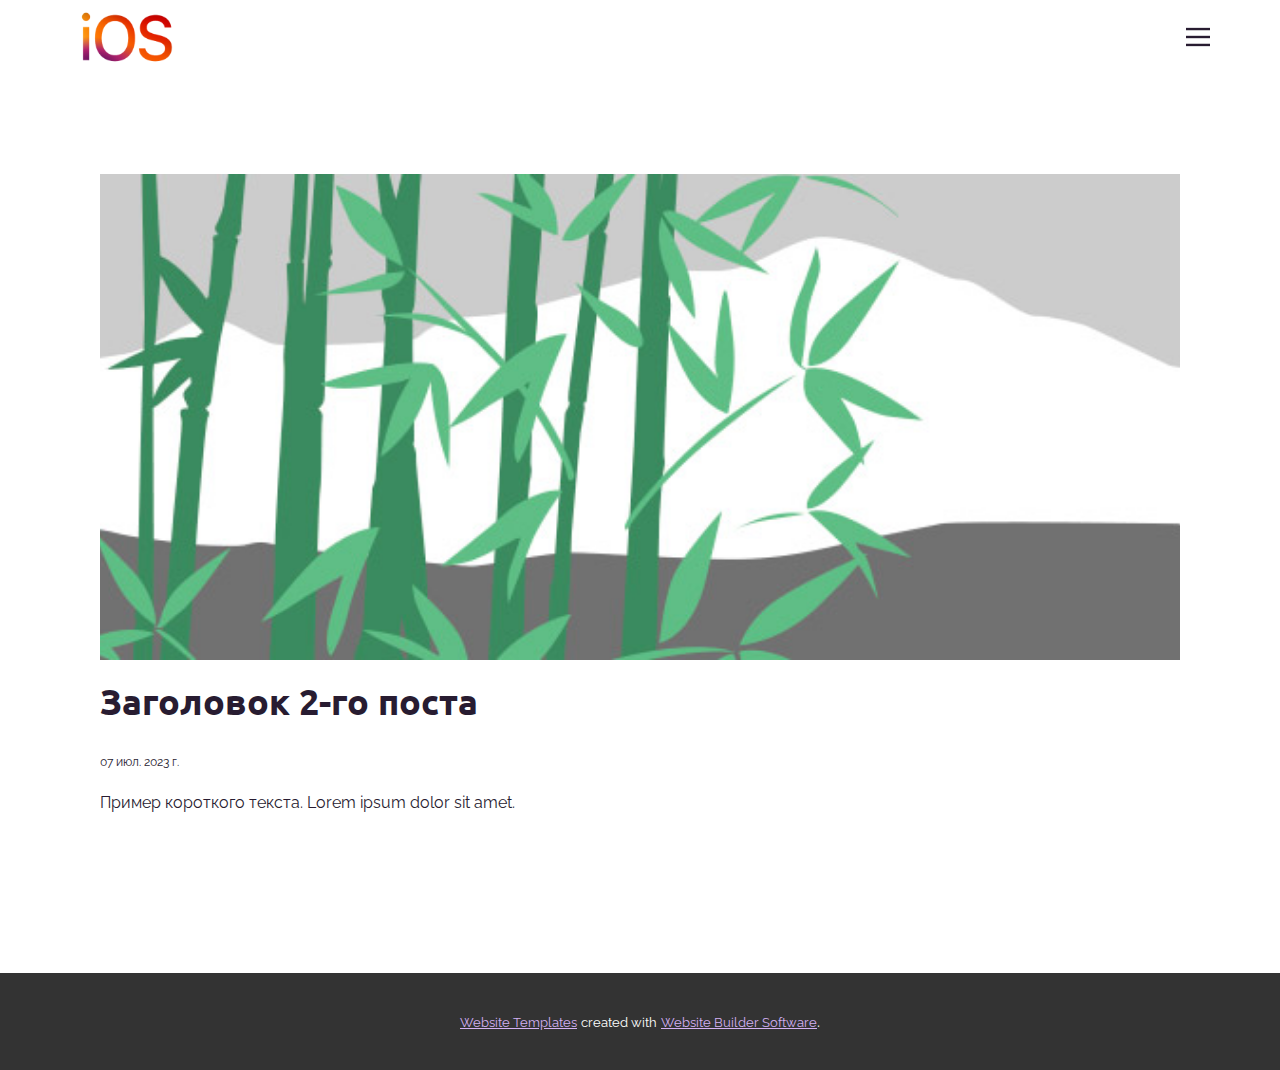
<file: blog/пост-1.html>
<!DOCTYPE html>
<html style="font-size: 16px;" lang="ru"><head>
    <meta name="viewport" content="width=device-width, initial-scale=1.0">
    <meta charset="utf-8">
    <meta name="keywords" content="Заголовок 1-го поста">
    <meta name="description" content="">
    <title>Заголовок 2-го поста</title>
    <link rel="stylesheet" href="../nicepage.css" media="screen">
<link rel="stylesheet" href="../Post-Template.css" media="screen">
    <script class="u-script" type="text/javascript" src="../jquery.js" defer=""></script>
    <script class="u-script" type="text/javascript" src="../nicepage.js" defer=""></script>
    <meta name="generator" content="Nicepage 5.13.1, nicepage.com">
    <link id="u-theme-google-font" rel="stylesheet" href="https://fonts.googleapis.com/css?family=Ubuntu:300,300i,400,400i,500,500i,700,700i|Raleway:100,100i,200,200i,300,300i,400,400i,500,500i,600,600i,700,700i,800,800i,900,900i">
    
    
    
    <script type="application/ld+json">{
		"@context": "http://schema.org",
		"@type": "Organization",
		"name": "",
		"logo": "images/iosuz.png"
}</script>
    <meta name="theme-color" content="#3a0e63">
  <meta data-intl-tel-input-cdn-path="intlTelInput/"></head>
  <body class="u-body u-xl-mode" data-lang="ru"><header class="u-clearfix u-header u-header" id="sec-8ded"><div class="u-clearfix u-sheet u-sheet-1">
        <nav class="u-align-left u-font-size-14 u-menu u-menu-hamburger u-nav-spacing-25 u-offcanvas u-menu-1" data-responsive-from="XL" data-position="">
          <div class="menu-collapse">
            <a class="u-button-style u-nav-link" href="#" style="padding: 4px 0px; font-size: calc(1em + 8px);">
              <svg class="u-svg-link" preserveAspectRatio="xMidYMin slice" viewBox="0 0 302 302" style="undefined"><use xmlns:xlink="http://www.w3.org/1999/xlink" xlink:href="#svg-7b92"></use></svg>
              <svg xmlns="http://www.w3.org/2000/svg" xmlns:xlink="http://www.w3.org/1999/xlink" version="1.1" id="svg-7b92" x="0px" y="0px" viewBox="0 0 302 302" style="enable-background:new 0 0 302 302;" xml:space="preserve" class="u-svg-content"><g><rect y="36" width="302" height="30"></rect><rect y="236" width="302" height="30"></rect><rect y="136" width="302" height="30"></rect>
</g><g></g><g></g><g></g><g></g><g></g><g></g><g></g><g></g><g></g><g></g><g></g><g></g><g></g><g></g><g></g></svg>
            </a>
          </div>
          <div class="u-custom-menu u-nav-container">
            <ul class="u-nav u-spacing-25 u-unstyled"><li class="u-nav-item"><a class="u-button-style u-nav-link" href="../Главная.html" style="padding: 8px 0px;">Главная</a>
</li></ul>
          </div>
          <div class="u-custom-menu u-nav-container-collapse">
            <div class="u-align-center u-black u-container-style u-inner-container-layout u-opacity u-opacity-95 u-sidenav">
              <div class="u-inner-container-layout u-sidenav-overflow">
                <div class="u-menu-close"></div>
                <ul class="u-align-center u-nav u-popupmenu-items u-unstyled u-nav-2"><li class="u-nav-item"><a class="u-button-style u-nav-link" href="../Главная.html">Главная</a>
</li></ul>
              </div>
            </div>
            <div class="u-black u-menu-overlay u-opacity u-opacity-70"></div>
          </div>
        </nav>
        <a href="#" class="u-image u-logo u-image-1" src="" data-image-width="310" data-image-height="196">
          <img src="../images/iosuz.png" class="u-logo-image u-logo-image-1">
        </a>
      </div></header>
    <section class="u-align-center u-clearfix u-section-1" id="sec-79cb">
      <div class="u-clearfix u-sheet u-valign-middle-md u-valign-middle-sm u-valign-middle-xs u-sheet-1"><!--post_details--><!--post_details_options_json--><!--{"source":""}--><!--/post_details_options_json--><!--blog_post-->
        <div class="u-container-style u-expanded-width u-post-details u-post-details-1">
          <div class="u-container-layout u-valign-middle u-container-layout-1"><!--blog_post_image-->
            <img alt="" class="u-blog-control u-expanded-width u-image u-image-default u-image-1" src="../images/68f64b9d.jpeg"><!--/blog_post_image--><!--blog_post_header-->
            <h2 class="u-blog-control u-text u-text-1">Заголовок 2-го поста</h2><!--/blog_post_header--><!--blog_post_metadata-->
            <div class="u-blog-control u-metadata u-metadata-1"><!--blog_post_metadata_date-->
              <span class="u-meta-date u-meta-icon">07 июл. 2023 г.</span><!--/blog_post_metadata_date--><!--blog_post_metadata_category-->
              <!--/blog_post_metadata_category--><!--blog_post_metadata_comments-->
              <!--/blog_post_metadata_comments-->
            </div><!--/blog_post_metadata--><!--blog_post_content-->
            <div class="u-align-justify u-blog-control u-post-content u-text u-text-2 fr-view">
  Пример короткого текста. Lorem ipsum dolor sit amet.
  </div><!--/blog_post_content-->
          </div>
        </div><!--/blog_post--><!--/post_details-->
      </div>
    </section>
    
    
    
    <footer class="u-align-left u-clearfix u-footer" id="sec-e6a2"><div class="u-container-layout u-valign-middle-xs u-container-layout-1">
        <a href="#" class="u-border-1 u-border-white u-btn u-button-style u-btn-1">buy now</a>
      </div></footer>
    <section class="u-backlink u-clearfix u-grey-80">
      <a class="u-link" href="https://nicepage.com/website-templates" target="_blank">
        <span>Website Templates</span>
      </a>
      <p class="u-text">
        <span>created with</span>
      </p>
      <a class="u-link" href="" target="_blank">
        <span>Website Builder Software</span>
      </a>. 
    </section>
  
</body></html>
</file>
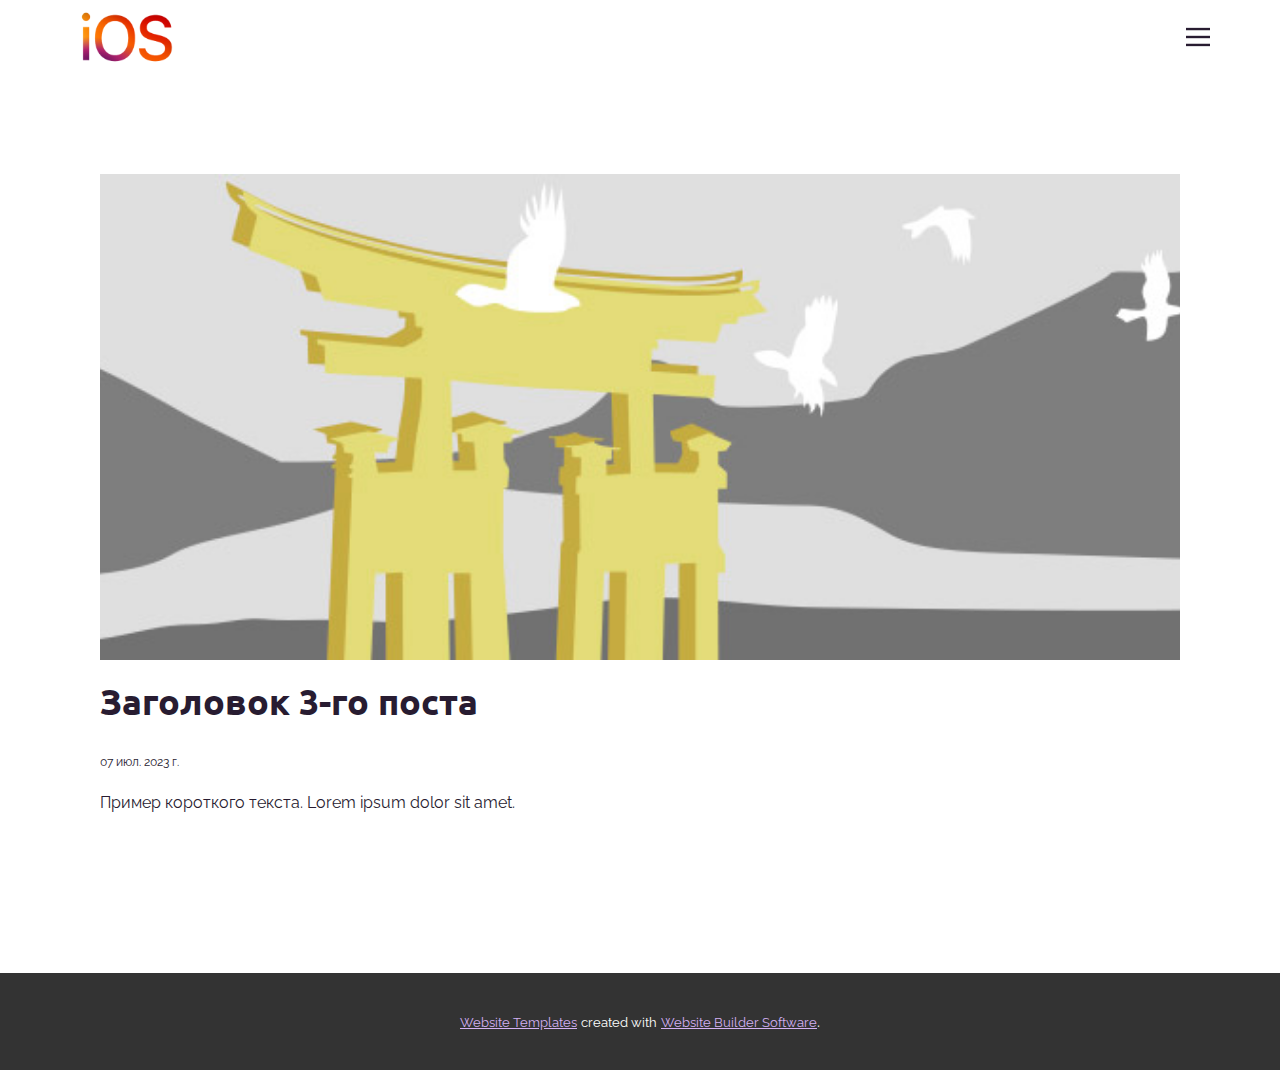
<file: blog/пост-2.html>
<!DOCTYPE html>
<html style="font-size: 16px;" lang="ru"><head>
    <meta name="viewport" content="width=device-width, initial-scale=1.0">
    <meta charset="utf-8">
    <meta name="keywords" content="Заголовок 1-го поста">
    <meta name="description" content="">
    <title>Заголовок 3-го поста</title>
    <link rel="stylesheet" href="../nicepage.css" media="screen">
<link rel="stylesheet" href="../Post-Template.css" media="screen">
    <script class="u-script" type="text/javascript" src="../jquery.js" defer=""></script>
    <script class="u-script" type="text/javascript" src="../nicepage.js" defer=""></script>
    <meta name="generator" content="Nicepage 5.13.1, nicepage.com">
    <link id="u-theme-google-font" rel="stylesheet" href="https://fonts.googleapis.com/css?family=Ubuntu:300,300i,400,400i,500,500i,700,700i|Raleway:100,100i,200,200i,300,300i,400,400i,500,500i,600,600i,700,700i,800,800i,900,900i">
    
    
    
    <script type="application/ld+json">{
		"@context": "http://schema.org",
		"@type": "Organization",
		"name": "",
		"logo": "images/iosuz.png"
}</script>
    <meta name="theme-color" content="#3a0e63">
  <meta data-intl-tel-input-cdn-path="intlTelInput/"></head>
  <body class="u-body u-xl-mode" data-lang="ru"><header class="u-clearfix u-header u-header" id="sec-8ded"><div class="u-clearfix u-sheet u-sheet-1">
        <nav class="u-align-left u-font-size-14 u-menu u-menu-hamburger u-nav-spacing-25 u-offcanvas u-menu-1" data-responsive-from="XL" data-position="">
          <div class="menu-collapse">
            <a class="u-button-style u-nav-link" href="#" style="padding: 4px 0px; font-size: calc(1em + 8px);">
              <svg class="u-svg-link" preserveAspectRatio="xMidYMin slice" viewBox="0 0 302 302" style="undefined"><use xmlns:xlink="http://www.w3.org/1999/xlink" xlink:href="#svg-7b92"></use></svg>
              <svg xmlns="http://www.w3.org/2000/svg" xmlns:xlink="http://www.w3.org/1999/xlink" version="1.1" id="svg-7b92" x="0px" y="0px" viewBox="0 0 302 302" style="enable-background:new 0 0 302 302;" xml:space="preserve" class="u-svg-content"><g><rect y="36" width="302" height="30"></rect><rect y="236" width="302" height="30"></rect><rect y="136" width="302" height="30"></rect>
</g><g></g><g></g><g></g><g></g><g></g><g></g><g></g><g></g><g></g><g></g><g></g><g></g><g></g><g></g><g></g></svg>
            </a>
          </div>
          <div class="u-custom-menu u-nav-container">
            <ul class="u-nav u-spacing-25 u-unstyled"><li class="u-nav-item"><a class="u-button-style u-nav-link" href="../Главная.html" style="padding: 8px 0px;">Главная</a>
</li></ul>
          </div>
          <div class="u-custom-menu u-nav-container-collapse">
            <div class="u-align-center u-black u-container-style u-inner-container-layout u-opacity u-opacity-95 u-sidenav">
              <div class="u-inner-container-layout u-sidenav-overflow">
                <div class="u-menu-close"></div>
                <ul class="u-align-center u-nav u-popupmenu-items u-unstyled u-nav-2"><li class="u-nav-item"><a class="u-button-style u-nav-link" href="../Главная.html">Главная</a>
</li></ul>
              </div>
            </div>
            <div class="u-black u-menu-overlay u-opacity u-opacity-70"></div>
          </div>
        </nav>
        <a href="#" class="u-image u-logo u-image-1" src="" data-image-width="310" data-image-height="196">
          <img src="../images/iosuz.png" class="u-logo-image u-logo-image-1">
        </a>
      </div></header>
    <section class="u-align-center u-clearfix u-section-1" id="sec-79cb">
      <div class="u-clearfix u-sheet u-valign-middle-md u-valign-middle-sm u-valign-middle-xs u-sheet-1"><!--post_details--><!--post_details_options_json--><!--{"source":""}--><!--/post_details_options_json--><!--blog_post-->
        <div class="u-container-style u-expanded-width u-post-details u-post-details-1">
          <div class="u-container-layout u-valign-middle u-container-layout-1"><!--blog_post_image-->
            <img alt="" class="u-blog-control u-expanded-width u-image u-image-default u-image-1" src="../images/8ad73f3c.jpeg"><!--/blog_post_image--><!--blog_post_header-->
            <h2 class="u-blog-control u-text u-text-1">Заголовок 3-го поста</h2><!--/blog_post_header--><!--blog_post_metadata-->
            <div class="u-blog-control u-metadata u-metadata-1"><!--blog_post_metadata_date-->
              <span class="u-meta-date u-meta-icon">07 июл. 2023 г.</span><!--/blog_post_metadata_date--><!--blog_post_metadata_category-->
              <!--/blog_post_metadata_category--><!--blog_post_metadata_comments-->
              <!--/blog_post_metadata_comments-->
            </div><!--/blog_post_metadata--><!--blog_post_content-->
            <div class="u-align-justify u-blog-control u-post-content u-text u-text-2 fr-view">
  Пример короткого текста. Lorem ipsum dolor sit amet.
  </div><!--/blog_post_content-->
          </div>
        </div><!--/blog_post--><!--/post_details-->
      </div>
    </section>
    
    
    
    <footer class="u-align-left u-clearfix u-footer" id="sec-e6a2"><div class="u-container-layout u-valign-middle-xs u-container-layout-1">
        <a href="#" class="u-border-1 u-border-white u-btn u-button-style u-btn-1">buy now</a>
      </div></footer>
    <section class="u-backlink u-clearfix u-grey-80">
      <a class="u-link" href="https://nicepage.com/website-templates" target="_blank">
        <span>Website Templates</span>
      </a>
      <p class="u-text">
        <span>created with</span>
      </p>
      <a class="u-link" href="" target="_blank">
        <span>Website Builder Software</span>
      </a>. 
    </section>
  
</body></html>
</file>
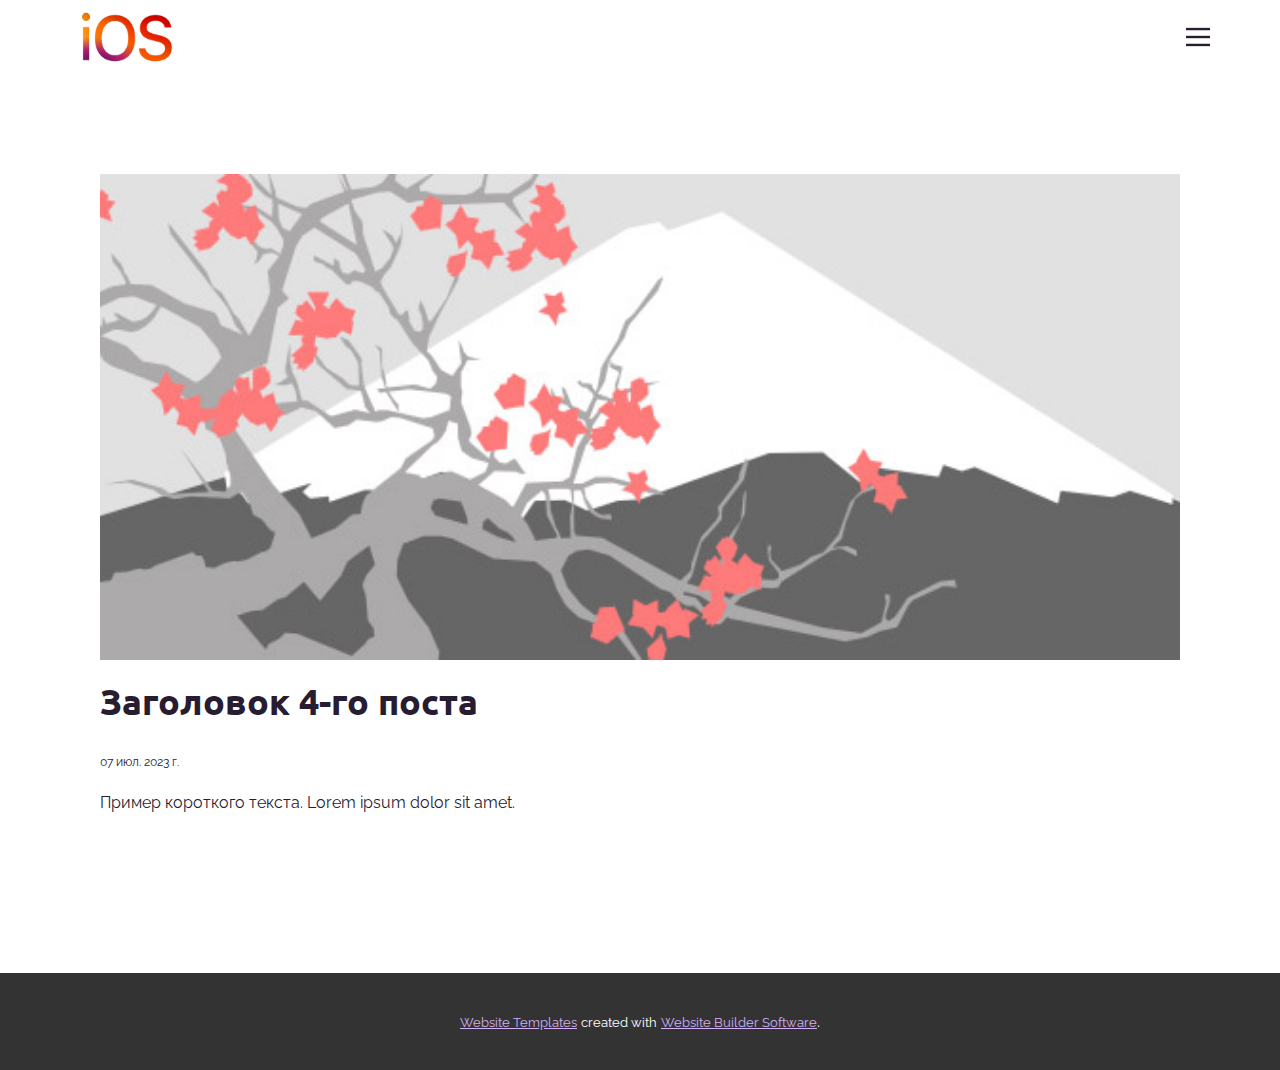
<file: blog/пост-3.html>
<!DOCTYPE html>
<html style="font-size: 16px;" lang="ru"><head>
    <meta name="viewport" content="width=device-width, initial-scale=1.0">
    <meta charset="utf-8">
    <meta name="keywords" content="Заголовок 1-го поста">
    <meta name="description" content="">
    <title>Заголовок 4-го поста</title>
    <link rel="stylesheet" href="../nicepage.css" media="screen">
<link rel="stylesheet" href="../Post-Template.css" media="screen">
    <script class="u-script" type="text/javascript" src="../jquery.js" defer=""></script>
    <script class="u-script" type="text/javascript" src="../nicepage.js" defer=""></script>
    <meta name="generator" content="Nicepage 5.13.1, nicepage.com">
    <link id="u-theme-google-font" rel="stylesheet" href="https://fonts.googleapis.com/css?family=Ubuntu:300,300i,400,400i,500,500i,700,700i|Raleway:100,100i,200,200i,300,300i,400,400i,500,500i,600,600i,700,700i,800,800i,900,900i">
    
    
    
    <script type="application/ld+json">{
		"@context": "http://schema.org",
		"@type": "Organization",
		"name": "",
		"logo": "images/iosuz.png"
}</script>
    <meta name="theme-color" content="#3a0e63">
  <meta data-intl-tel-input-cdn-path="intlTelInput/"></head>
  <body class="u-body u-xl-mode" data-lang="ru"><header class="u-clearfix u-header u-header" id="sec-8ded"><div class="u-clearfix u-sheet u-sheet-1">
        <nav class="u-align-left u-font-size-14 u-menu u-menu-hamburger u-nav-spacing-25 u-offcanvas u-menu-1" data-responsive-from="XL" data-position="">
          <div class="menu-collapse">
            <a class="u-button-style u-nav-link" href="#" style="padding: 4px 0px; font-size: calc(1em + 8px);">
              <svg class="u-svg-link" preserveAspectRatio="xMidYMin slice" viewBox="0 0 302 302" style="undefined"><use xmlns:xlink="http://www.w3.org/1999/xlink" xlink:href="#svg-7b92"></use></svg>
              <svg xmlns="http://www.w3.org/2000/svg" xmlns:xlink="http://www.w3.org/1999/xlink" version="1.1" id="svg-7b92" x="0px" y="0px" viewBox="0 0 302 302" style="enable-background:new 0 0 302 302;" xml:space="preserve" class="u-svg-content"><g><rect y="36" width="302" height="30"></rect><rect y="236" width="302" height="30"></rect><rect y="136" width="302" height="30"></rect>
</g><g></g><g></g><g></g><g></g><g></g><g></g><g></g><g></g><g></g><g></g><g></g><g></g><g></g><g></g><g></g></svg>
            </a>
          </div>
          <div class="u-custom-menu u-nav-container">
            <ul class="u-nav u-spacing-25 u-unstyled"><li class="u-nav-item"><a class="u-button-style u-nav-link" href="../Главная.html" style="padding: 8px 0px;">Главная</a>
</li></ul>
          </div>
          <div class="u-custom-menu u-nav-container-collapse">
            <div class="u-align-center u-black u-container-style u-inner-container-layout u-opacity u-opacity-95 u-sidenav">
              <div class="u-inner-container-layout u-sidenav-overflow">
                <div class="u-menu-close"></div>
                <ul class="u-align-center u-nav u-popupmenu-items u-unstyled u-nav-2"><li class="u-nav-item"><a class="u-button-style u-nav-link" href="../Главная.html">Главная</a>
</li></ul>
              </div>
            </div>
            <div class="u-black u-menu-overlay u-opacity u-opacity-70"></div>
          </div>
        </nav>
        <a href="#" class="u-image u-logo u-image-1" src="" data-image-width="310" data-image-height="196">
          <img src="../images/iosuz.png" class="u-logo-image u-logo-image-1">
        </a>
      </div></header>
    <section class="u-align-center u-clearfix u-section-1" id="sec-79cb">
      <div class="u-clearfix u-sheet u-valign-middle-md u-valign-middle-sm u-valign-middle-xs u-sheet-1"><!--post_details--><!--post_details_options_json--><!--{"source":""}--><!--/post_details_options_json--><!--blog_post-->
        <div class="u-container-style u-expanded-width u-post-details u-post-details-1">
          <div class="u-container-layout u-valign-middle u-container-layout-1"><!--blog_post_image-->
            <img alt="" class="u-blog-control u-expanded-width u-image u-image-default u-image-1" src="../images/0fd3416c.jpeg"><!--/blog_post_image--><!--blog_post_header-->
            <h2 class="u-blog-control u-text u-text-1">Заголовок 4-го поста</h2><!--/blog_post_header--><!--blog_post_metadata-->
            <div class="u-blog-control u-metadata u-metadata-1"><!--blog_post_metadata_date-->
              <span class="u-meta-date u-meta-icon">07 июл. 2023 г.</span><!--/blog_post_metadata_date--><!--blog_post_metadata_category-->
              <!--/blog_post_metadata_category--><!--blog_post_metadata_comments-->
              <!--/blog_post_metadata_comments-->
            </div><!--/blog_post_metadata--><!--blog_post_content-->
            <div class="u-align-justify u-blog-control u-post-content u-text u-text-2 fr-view">
  Пример короткого текста. Lorem ipsum dolor sit amet.
  </div><!--/blog_post_content-->
          </div>
        </div><!--/blog_post--><!--/post_details-->
      </div>
    </section>
    
    
    
    <footer class="u-align-left u-clearfix u-footer" id="sec-e6a2"><div class="u-container-layout u-valign-middle-xs u-container-layout-1">
        <a href="#" class="u-border-1 u-border-white u-btn u-button-style u-btn-1">buy now</a>
      </div></footer>
    <section class="u-backlink u-clearfix u-grey-80">
      <a class="u-link" href="https://nicepage.com/website-templates" target="_blank">
        <span>Website Templates</span>
      </a>
      <p class="u-text">
        <span>created with</span>
      </p>
      <a class="u-link" href="" target="_blank">
        <span>Website Builder Software</span>
      </a>. 
    </section>
  
</body></html>
</file>
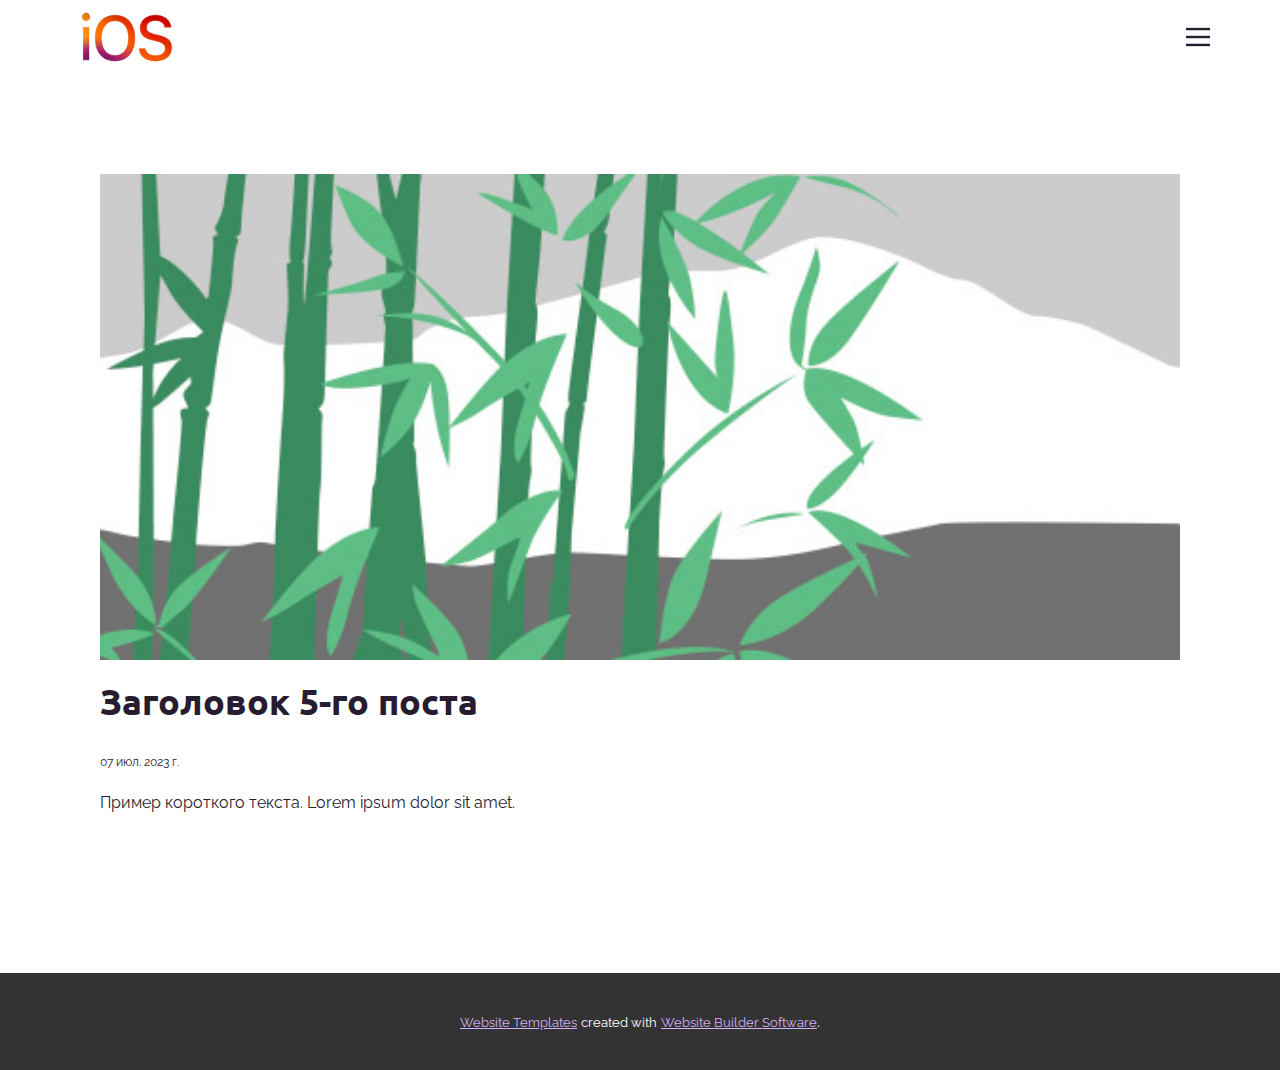
<file: blog/пост-4.html>
<!DOCTYPE html>
<html style="font-size: 16px;" lang="ru"><head>
    <meta name="viewport" content="width=device-width, initial-scale=1.0">
    <meta charset="utf-8">
    <meta name="keywords" content="Заголовок 1-го поста">
    <meta name="description" content="">
    <title>Заголовок 5-го поста</title>
    <link rel="stylesheet" href="../nicepage.css" media="screen">
<link rel="stylesheet" href="../Post-Template.css" media="screen">
    <script class="u-script" type="text/javascript" src="../jquery.js" defer=""></script>
    <script class="u-script" type="text/javascript" src="../nicepage.js" defer=""></script>
    <meta name="generator" content="Nicepage 5.13.1, nicepage.com">
    <link id="u-theme-google-font" rel="stylesheet" href="https://fonts.googleapis.com/css?family=Ubuntu:300,300i,400,400i,500,500i,700,700i|Raleway:100,100i,200,200i,300,300i,400,400i,500,500i,600,600i,700,700i,800,800i,900,900i">
    
    
    
    <script type="application/ld+json">{
		"@context": "http://schema.org",
		"@type": "Organization",
		"name": "",
		"logo": "images/iosuz.png"
}</script>
    <meta name="theme-color" content="#3a0e63">
  <meta data-intl-tel-input-cdn-path="intlTelInput/"></head>
  <body class="u-body u-xl-mode" data-lang="ru"><header class="u-clearfix u-header u-header" id="sec-8ded"><div class="u-clearfix u-sheet u-sheet-1">
        <nav class="u-align-left u-font-size-14 u-menu u-menu-hamburger u-nav-spacing-25 u-offcanvas u-menu-1" data-responsive-from="XL" data-position="">
          <div class="menu-collapse">
            <a class="u-button-style u-nav-link" href="#" style="padding: 4px 0px; font-size: calc(1em + 8px);">
              <svg class="u-svg-link" preserveAspectRatio="xMidYMin slice" viewBox="0 0 302 302" style="undefined"><use xmlns:xlink="http://www.w3.org/1999/xlink" xlink:href="#svg-7b92"></use></svg>
              <svg xmlns="http://www.w3.org/2000/svg" xmlns:xlink="http://www.w3.org/1999/xlink" version="1.1" id="svg-7b92" x="0px" y="0px" viewBox="0 0 302 302" style="enable-background:new 0 0 302 302;" xml:space="preserve" class="u-svg-content"><g><rect y="36" width="302" height="30"></rect><rect y="236" width="302" height="30"></rect><rect y="136" width="302" height="30"></rect>
</g><g></g><g></g><g></g><g></g><g></g><g></g><g></g><g></g><g></g><g></g><g></g><g></g><g></g><g></g><g></g></svg>
            </a>
          </div>
          <div class="u-custom-menu u-nav-container">
            <ul class="u-nav u-spacing-25 u-unstyled"><li class="u-nav-item"><a class="u-button-style u-nav-link" href="../Главная.html" style="padding: 8px 0px;">Главная</a>
</li></ul>
          </div>
          <div class="u-custom-menu u-nav-container-collapse">
            <div class="u-align-center u-black u-container-style u-inner-container-layout u-opacity u-opacity-95 u-sidenav">
              <div class="u-inner-container-layout u-sidenav-overflow">
                <div class="u-menu-close"></div>
                <ul class="u-align-center u-nav u-popupmenu-items u-unstyled u-nav-2"><li class="u-nav-item"><a class="u-button-style u-nav-link" href="../Главная.html">Главная</a>
</li></ul>
              </div>
            </div>
            <div class="u-black u-menu-overlay u-opacity u-opacity-70"></div>
          </div>
        </nav>
        <a href="#" class="u-image u-logo u-image-1" src="" data-image-width="310" data-image-height="196">
          <img src="../images/iosuz.png" class="u-logo-image u-logo-image-1">
        </a>
      </div></header>
    <section class="u-align-center u-clearfix u-section-1" id="sec-79cb">
      <div class="u-clearfix u-sheet u-valign-middle-md u-valign-middle-sm u-valign-middle-xs u-sheet-1"><!--post_details--><!--post_details_options_json--><!--{"source":""}--><!--/post_details_options_json--><!--blog_post-->
        <div class="u-container-style u-expanded-width u-post-details u-post-details-1">
          <div class="u-container-layout u-valign-middle u-container-layout-1"><!--blog_post_image-->
            <img alt="" class="u-blog-control u-expanded-width u-image u-image-default u-image-1" src="../images/68f64b9d.jpeg"><!--/blog_post_image--><!--blog_post_header-->
            <h2 class="u-blog-control u-text u-text-1">Заголовок 5-го поста</h2><!--/blog_post_header--><!--blog_post_metadata-->
            <div class="u-blog-control u-metadata u-metadata-1"><!--blog_post_metadata_date-->
              <span class="u-meta-date u-meta-icon">07 июл. 2023 г.</span><!--/blog_post_metadata_date--><!--blog_post_metadata_category-->
              <!--/blog_post_metadata_category--><!--blog_post_metadata_comments-->
              <!--/blog_post_metadata_comments-->
            </div><!--/blog_post_metadata--><!--blog_post_content-->
            <div class="u-align-justify u-blog-control u-post-content u-text u-text-2 fr-view">
  Пример короткого текста. Lorem ipsum dolor sit amet.
  </div><!--/blog_post_content-->
          </div>
        </div><!--/blog_post--><!--/post_details-->
      </div>
    </section>
    
    
    
    <footer class="u-align-left u-clearfix u-footer" id="sec-e6a2"><div class="u-container-layout u-valign-middle-xs u-container-layout-1">
        <a href="#" class="u-border-1 u-border-white u-btn u-button-style u-btn-1">buy now</a>
      </div></footer>
    <section class="u-backlink u-clearfix u-grey-80">
      <a class="u-link" href="https://nicepage.com/website-templates" target="_blank">
        <span>Website Templates</span>
      </a>
      <p class="u-text">
        <span>created with</span>
      </p>
      <a class="u-link" href="" target="_blank">
        <span>Website Builder Software</span>
      </a>. 
    </section>
  
</body></html>
</file>
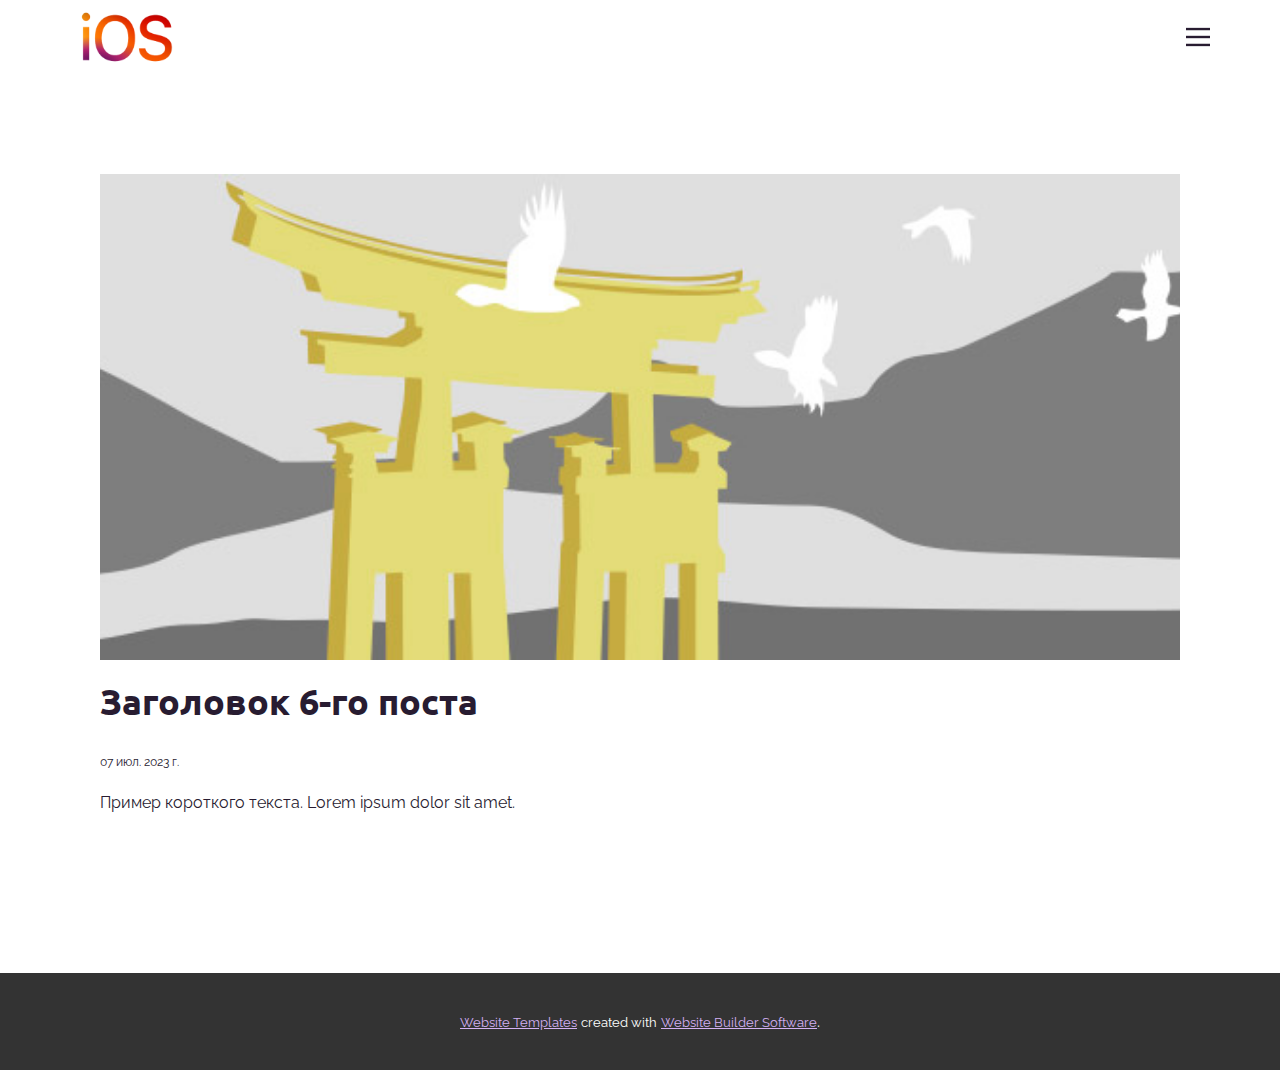
<file: blog/пост-5.html>
<!DOCTYPE html>
<html style="font-size: 16px;" lang="ru"><head>
    <meta name="viewport" content="width=device-width, initial-scale=1.0">
    <meta charset="utf-8">
    <meta name="keywords" content="Заголовок 1-го поста">
    <meta name="description" content="">
    <title>Заголовок 6-го поста</title>
    <link rel="stylesheet" href="../nicepage.css" media="screen">
<link rel="stylesheet" href="../Post-Template.css" media="screen">
    <script class="u-script" type="text/javascript" src="../jquery.js" defer=""></script>
    <script class="u-script" type="text/javascript" src="../nicepage.js" defer=""></script>
    <meta name="generator" content="Nicepage 5.13.1, nicepage.com">
    <link id="u-theme-google-font" rel="stylesheet" href="https://fonts.googleapis.com/css?family=Ubuntu:300,300i,400,400i,500,500i,700,700i|Raleway:100,100i,200,200i,300,300i,400,400i,500,500i,600,600i,700,700i,800,800i,900,900i">
    
    
    
    <script type="application/ld+json">{
		"@context": "http://schema.org",
		"@type": "Organization",
		"name": "",
		"logo": "images/iosuz.png"
}</script>
    <meta name="theme-color" content="#3a0e63">
  <meta data-intl-tel-input-cdn-path="intlTelInput/"></head>
  <body class="u-body u-xl-mode" data-lang="ru"><header class="u-clearfix u-header u-header" id="sec-8ded"><div class="u-clearfix u-sheet u-sheet-1">
        <nav class="u-align-left u-font-size-14 u-menu u-menu-hamburger u-nav-spacing-25 u-offcanvas u-menu-1" data-responsive-from="XL" data-position="">
          <div class="menu-collapse">
            <a class="u-button-style u-nav-link" href="#" style="padding: 4px 0px; font-size: calc(1em + 8px);">
              <svg class="u-svg-link" preserveAspectRatio="xMidYMin slice" viewBox="0 0 302 302" style="undefined"><use xmlns:xlink="http://www.w3.org/1999/xlink" xlink:href="#svg-7b92"></use></svg>
              <svg xmlns="http://www.w3.org/2000/svg" xmlns:xlink="http://www.w3.org/1999/xlink" version="1.1" id="svg-7b92" x="0px" y="0px" viewBox="0 0 302 302" style="enable-background:new 0 0 302 302;" xml:space="preserve" class="u-svg-content"><g><rect y="36" width="302" height="30"></rect><rect y="236" width="302" height="30"></rect><rect y="136" width="302" height="30"></rect>
</g><g></g><g></g><g></g><g></g><g></g><g></g><g></g><g></g><g></g><g></g><g></g><g></g><g></g><g></g><g></g></svg>
            </a>
          </div>
          <div class="u-custom-menu u-nav-container">
            <ul class="u-nav u-spacing-25 u-unstyled"><li class="u-nav-item"><a class="u-button-style u-nav-link" href="../Главная.html" style="padding: 8px 0px;">Главная</a>
</li></ul>
          </div>
          <div class="u-custom-menu u-nav-container-collapse">
            <div class="u-align-center u-black u-container-style u-inner-container-layout u-opacity u-opacity-95 u-sidenav">
              <div class="u-inner-container-layout u-sidenav-overflow">
                <div class="u-menu-close"></div>
                <ul class="u-align-center u-nav u-popupmenu-items u-unstyled u-nav-2"><li class="u-nav-item"><a class="u-button-style u-nav-link" href="../Главная.html">Главная</a>
</li></ul>
              </div>
            </div>
            <div class="u-black u-menu-overlay u-opacity u-opacity-70"></div>
          </div>
        </nav>
        <a href="#" class="u-image u-logo u-image-1" src="" data-image-width="310" data-image-height="196">
          <img src="../images/iosuz.png" class="u-logo-image u-logo-image-1">
        </a>
      </div></header>
    <section class="u-align-center u-clearfix u-section-1" id="sec-79cb">
      <div class="u-clearfix u-sheet u-valign-middle-md u-valign-middle-sm u-valign-middle-xs u-sheet-1"><!--post_details--><!--post_details_options_json--><!--{"source":""}--><!--/post_details_options_json--><!--blog_post-->
        <div class="u-container-style u-expanded-width u-post-details u-post-details-1">
          <div class="u-container-layout u-valign-middle u-container-layout-1"><!--blog_post_image-->
            <img alt="" class="u-blog-control u-expanded-width u-image u-image-default u-image-1" src="../images/8ad73f3c.jpeg"><!--/blog_post_image--><!--blog_post_header-->
            <h2 class="u-blog-control u-text u-text-1">Заголовок 6-го поста</h2><!--/blog_post_header--><!--blog_post_metadata-->
            <div class="u-blog-control u-metadata u-metadata-1"><!--blog_post_metadata_date-->
              <span class="u-meta-date u-meta-icon">07 июл. 2023 г.</span><!--/blog_post_metadata_date--><!--blog_post_metadata_category-->
              <!--/blog_post_metadata_category--><!--blog_post_metadata_comments-->
              <!--/blog_post_metadata_comments-->
            </div><!--/blog_post_metadata--><!--blog_post_content-->
            <div class="u-align-justify u-blog-control u-post-content u-text u-text-2 fr-view">
  Пример короткого текста. Lorem ipsum dolor sit amet.
  </div><!--/blog_post_content-->
          </div>
        </div><!--/blog_post--><!--/post_details-->
      </div>
    </section>
    
    
    
    <footer class="u-align-left u-clearfix u-footer" id="sec-e6a2"><div class="u-container-layout u-valign-middle-xs u-container-layout-1">
        <a href="#" class="u-border-1 u-border-white u-btn u-button-style u-btn-1">buy now</a>
      </div></footer>
    <section class="u-backlink u-clearfix u-grey-80">
      <a class="u-link" href="https://nicepage.com/website-templates" target="_blank">
        <span>Website Templates</span>
      </a>
      <p class="u-text">
        <span>created with</span>
      </p>
      <a class="u-link" href="" target="_blank">
        <span>Website Builder Software</span>
      </a>. 
    </section>
  
</body></html>
</file>
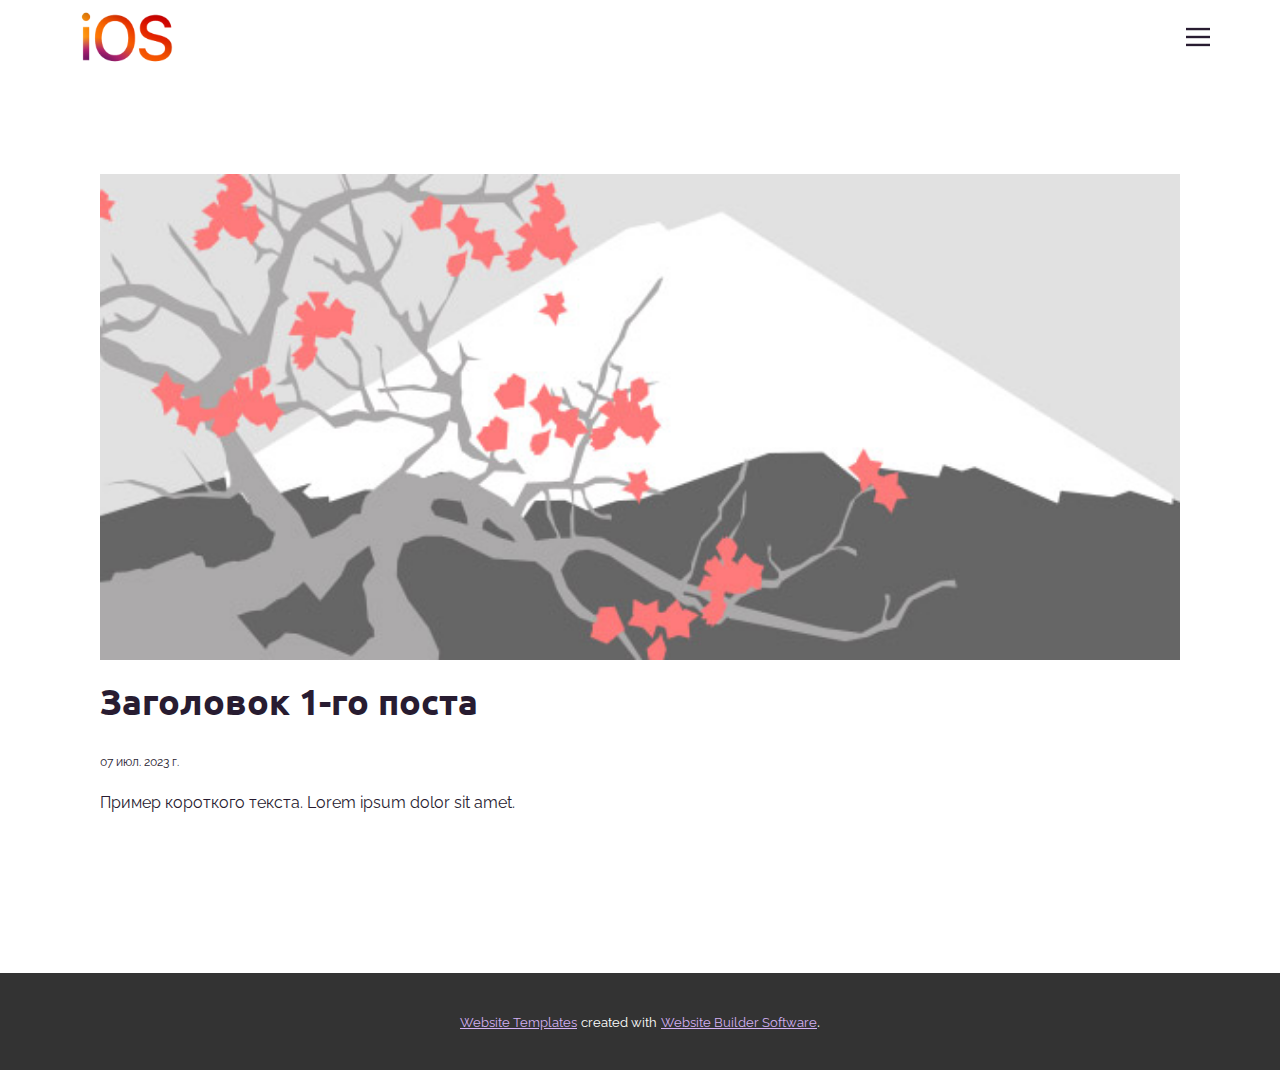
<file: blog/пост.html>
<!DOCTYPE html>
<html style="font-size: 16px;" lang="ru"><head>
    <meta name="viewport" content="width=device-width, initial-scale=1.0">
    <meta charset="utf-8">
    <meta name="keywords" content="Заголовок 1-го поста">
    <meta name="description" content="">
    <title>Заголовок 1-го поста</title>
    <link rel="stylesheet" href="../nicepage.css" media="screen">
<link rel="stylesheet" href="../Post-Template.css" media="screen">
    <script class="u-script" type="text/javascript" src="../jquery.js" defer=""></script>
    <script class="u-script" type="text/javascript" src="../nicepage.js" defer=""></script>
    <meta name="generator" content="Nicepage 5.13.1, nicepage.com">
    <link id="u-theme-google-font" rel="stylesheet" href="https://fonts.googleapis.com/css?family=Ubuntu:300,300i,400,400i,500,500i,700,700i|Raleway:100,100i,200,200i,300,300i,400,400i,500,500i,600,600i,700,700i,800,800i,900,900i">
    
    
    
    <script type="application/ld+json">{
		"@context": "http://schema.org",
		"@type": "Organization",
		"name": "",
		"logo": "images/iosuz.png"
}</script>
    <meta name="theme-color" content="#3a0e63">
  <meta data-intl-tel-input-cdn-path="intlTelInput/"></head>
  <body class="u-body u-xl-mode" data-lang="ru"><header class="u-clearfix u-header u-header" id="sec-8ded"><div class="u-clearfix u-sheet u-sheet-1">
        <nav class="u-align-left u-font-size-14 u-menu u-menu-hamburger u-nav-spacing-25 u-offcanvas u-menu-1" data-responsive-from="XL" data-position="">
          <div class="menu-collapse">
            <a class="u-button-style u-nav-link" href="#" style="padding: 4px 0px; font-size: calc(1em + 8px);">
              <svg class="u-svg-link" preserveAspectRatio="xMidYMin slice" viewBox="0 0 302 302" style="undefined"><use xmlns:xlink="http://www.w3.org/1999/xlink" xlink:href="#svg-7b92"></use></svg>
              <svg xmlns="http://www.w3.org/2000/svg" xmlns:xlink="http://www.w3.org/1999/xlink" version="1.1" id="svg-7b92" x="0px" y="0px" viewBox="0 0 302 302" style="enable-background:new 0 0 302 302;" xml:space="preserve" class="u-svg-content"><g><rect y="36" width="302" height="30"></rect><rect y="236" width="302" height="30"></rect><rect y="136" width="302" height="30"></rect>
</g><g></g><g></g><g></g><g></g><g></g><g></g><g></g><g></g><g></g><g></g><g></g><g></g><g></g><g></g><g></g></svg>
            </a>
          </div>
          <div class="u-custom-menu u-nav-container">
            <ul class="u-nav u-spacing-25 u-unstyled"><li class="u-nav-item"><a class="u-button-style u-nav-link" href="../Главная.html" style="padding: 8px 0px;">Главная</a>
</li></ul>
          </div>
          <div class="u-custom-menu u-nav-container-collapse">
            <div class="u-align-center u-black u-container-style u-inner-container-layout u-opacity u-opacity-95 u-sidenav">
              <div class="u-inner-container-layout u-sidenav-overflow">
                <div class="u-menu-close"></div>
                <ul class="u-align-center u-nav u-popupmenu-items u-unstyled u-nav-2"><li class="u-nav-item"><a class="u-button-style u-nav-link" href="../Главная.html">Главная</a>
</li></ul>
              </div>
            </div>
            <div class="u-black u-menu-overlay u-opacity u-opacity-70"></div>
          </div>
        </nav>
        <a href="#" class="u-image u-logo u-image-1" src="" data-image-width="310" data-image-height="196">
          <img src="../images/iosuz.png" class="u-logo-image u-logo-image-1">
        </a>
      </div></header>
    <section class="u-align-center u-clearfix u-section-1" id="sec-79cb">
      <div class="u-clearfix u-sheet u-valign-middle-md u-valign-middle-sm u-valign-middle-xs u-sheet-1"><!--post_details--><!--post_details_options_json--><!--{"source":""}--><!--/post_details_options_json--><!--blog_post-->
        <div class="u-container-style u-expanded-width u-post-details u-post-details-1">
          <div class="u-container-layout u-valign-middle u-container-layout-1"><!--blog_post_image-->
            <img alt="" class="u-blog-control u-expanded-width u-image u-image-default u-image-1" src="../images/0fd3416c.jpeg"><!--/blog_post_image--><!--blog_post_header-->
            <h2 class="u-blog-control u-text u-text-1">Заголовок 1-го поста</h2><!--/blog_post_header--><!--blog_post_metadata-->
            <div class="u-blog-control u-metadata u-metadata-1"><!--blog_post_metadata_date-->
              <span class="u-meta-date u-meta-icon">07 июл. 2023 г.</span><!--/blog_post_metadata_date--><!--blog_post_metadata_category-->
              <!--/blog_post_metadata_category--><!--blog_post_metadata_comments-->
              <!--/blog_post_metadata_comments-->
            </div><!--/blog_post_metadata--><!--blog_post_content-->
            <div class="u-align-justify u-blog-control u-post-content u-text u-text-2 fr-view">
  Пример короткого текста. Lorem ipsum dolor sit amet.
  </div><!--/blog_post_content-->
          </div>
        </div><!--/blog_post--><!--/post_details-->
      </div>
    </section>
    
    
    
    <footer class="u-align-left u-clearfix u-footer" id="sec-e6a2"><div class="u-container-layout u-valign-middle-xs u-container-layout-1">
        <a href="#" class="u-border-1 u-border-white u-btn u-button-style u-btn-1">buy now</a>
      </div></footer>
    <section class="u-backlink u-clearfix u-grey-80">
      <a class="u-link" href="https://nicepage.com/website-templates" target="_blank">
        <span>Website Templates</span>
      </a>
      <p class="u-text">
        <span>created with</span>
      </p>
      <a class="u-link" href="" target="_blank">
        <span>Website Builder Software</span>
      </a>. 
    </section>
  
</body></html>
</file>
